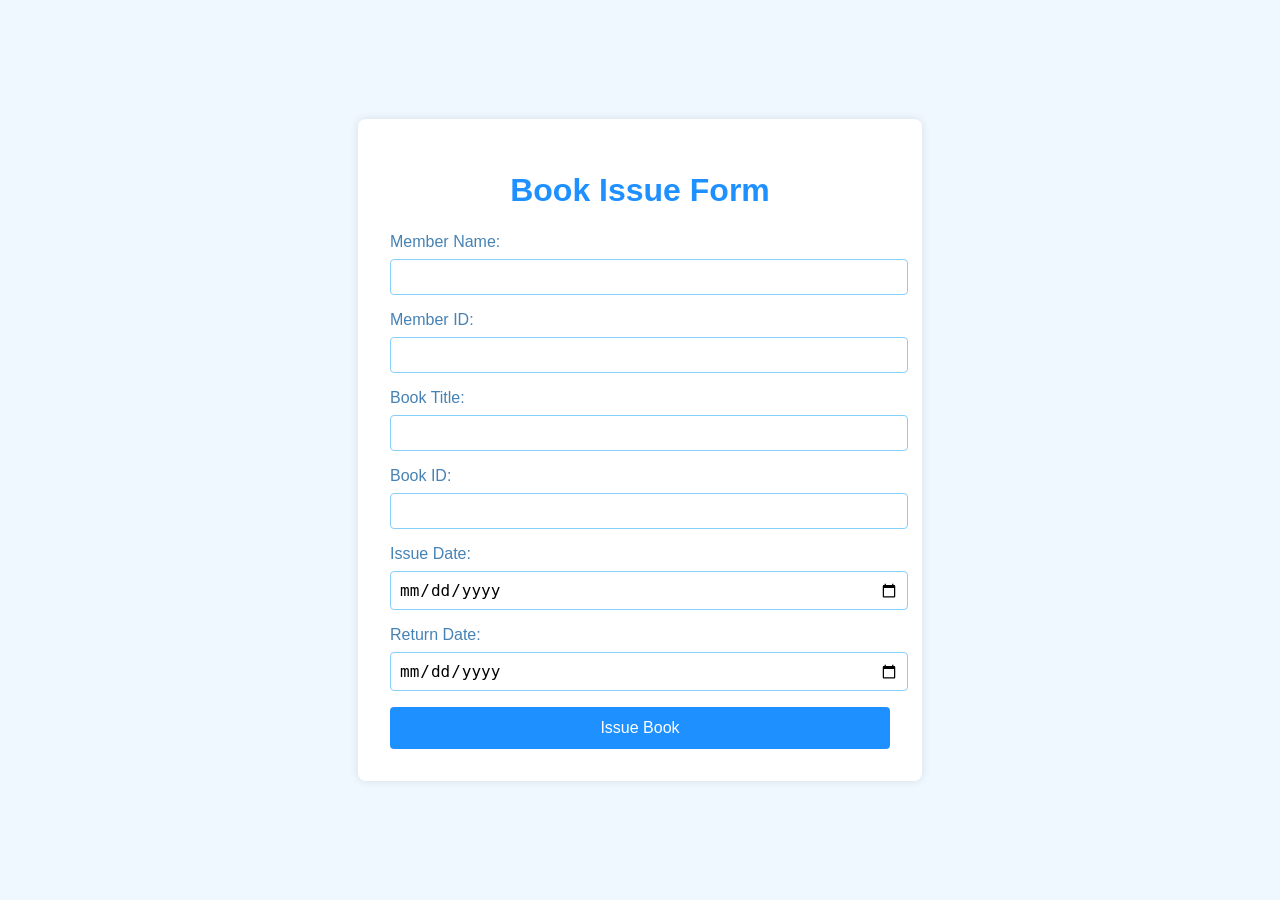
<file: admin/issue-book/index.html>
<!DOCTYPE html>
<html lang="en">
<head>
    <meta charset="UTF-8">
    <meta name="viewport" content="width=device-width, initial-scale=1.0">
    <title>Library Book Issue Form</title>
    <link rel="stylesheet" href="style.css">
</head>
<body>
    <div class="container">
        <h1>Book Issue Form</h1>
        <form id="bookIssueForm">
            <div class="form-group">
                <label for="memberName">Member Name:</label>
                <input type="text" id="memberName" name="memberName" required>
            </div>
            <div class="form-group">
                <label for="memberId">Member ID:</label>
                <input type="text" id="memberId" name="memberId" required>
            </div>
            <div class="form-group">
                <label for="bookTitle">Book Title:</label>
                <input type="text" id="bookTitle" name="bookTitle" required>
            </div>
            <div class="form-group">
                <label for="bookId">Book ID:</label>
                <input type="text" id="bookId" name="bookId" required>
            </div>
            <div class="form-group">
                <label for="issueDate">Issue Date:</label>
                <input type="date" id="issueDate" name="issueDate" required>
            </div>
            <div class="form-group">
                <label for="returnDate">Return Date:</label>
                <input type="date" id="returnDate" name="returnDate" required>
            </div>
            <button type="submit" id="issueButton">Issue Book</button>
        </form>
        
    <script src="script.js"></script>
</body>
</html>
</file>
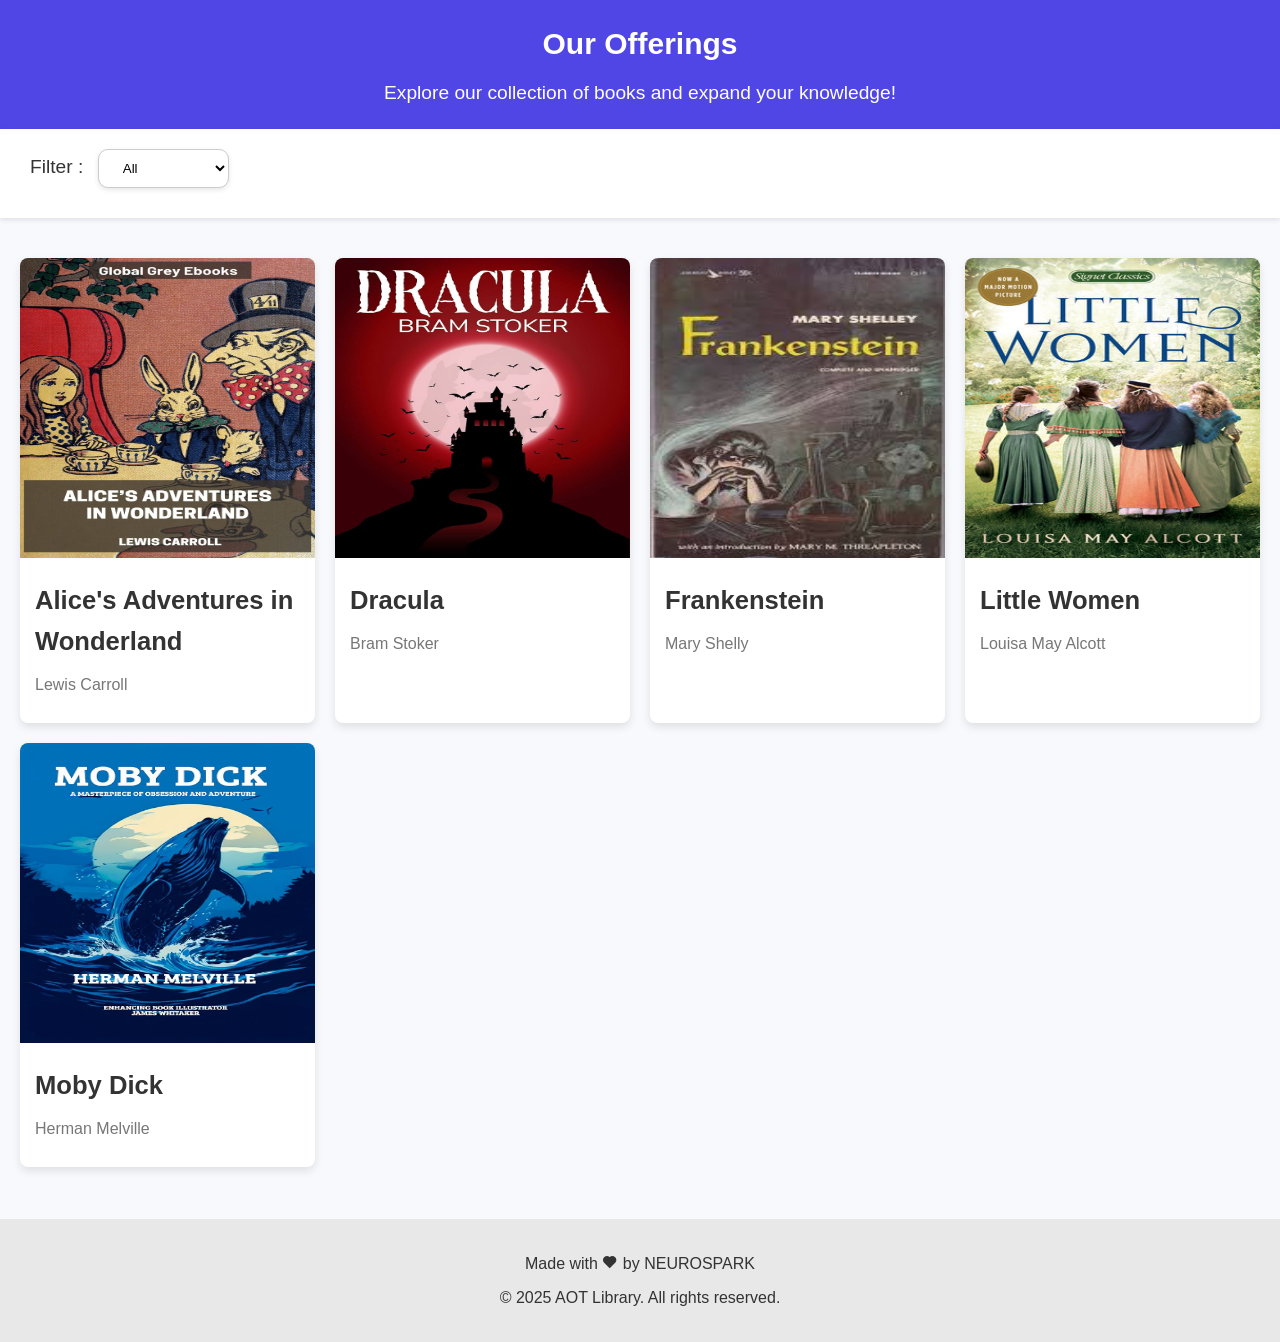
<file: catalouge/catalouge.html>
<!DOCTYPE html>
<html lang="en">
<head>
    <meta charset="UTF-8">
    <meta name="viewport" content="width=device-width, initial-scale=1.0">
    <title>Catalouge Page</title>
    <link href='https://unpkg.com/boxicons@2.1.4/css/boxicons.min.css' rel='stylesheet'>
    <link rel="stylesheet" href="style.css">
</head>
<body>

    <header>
        <div class="container">
            <h2>Our Offerings</h2>
            <p>Explore our collection of books and expand your knowledge!</p>
        </div>
    </header>

    <!-- Filter Section -->
    <section class="filter">
        <div class="container" id="filtter">
            <label for="genre">Filter :</label>
            <select class="hello" id="genre" onchange="filterBooks()">
                <option value="all">All</option>
                <option value="fiction">Fiction</option>
                <option value="non-fiction">Non-Fiction</option>
                <option value="mystery">Mystery</option>
                <option value="fantasy">Fantasy</option>
            </select>
        </div>
    </section>

    <!-- Book List Section -->
    <section class="book-list" id="book-list">
            <div class="book-card">
                <img src="/assets/Books/Alice's_Adventures_in_Wonderland.jpg" alt="Alice's Adventures in Wonderland">
                <div class="content">
                    <h3>Alice's Adventures in Wonderland</h3>
                    <p>Lewis Carroll</p>
                     <span class="genre">non-fiction</span> 
                </div>
            </div>
    
            <div class="book-card">
                <img src="/assets/Books/Dracula.jpg" alt="Dracula">
                <div class="content">
                    <h3>Dracula</h3>
                    <p>Bram Stoker</p>
                    <span class="genre">non-fiction</span>
                </div>
            </div>
    
            <div class="book-card">
                <img src="/assets/Books/Frankenstein.jpg" alt="Frankenstein">
                <div class="content">
                    <h3>Frankenstein</h3>
                    <p>Mary Shelly</p>
                    <span class="genre">mystery</span>
                </div>
            </div>
    
            <div class="book-card">
                <img src="/assets/Books/Little_Women.jpg" alt="Little Women">
                <div class="content">
                    <h3>Little Women</h3>
                    <p>Louisa May Alcott</p>
                    <span class="genre">fantasy</span>
                </div>
            </div>
    
            <div class="book-card">
                <img src="/assets/Books/Moby_Dick.jpg" alt="Moby Dick">
                <div class="content">
                    <h3>Moby Dick</h3>
                    <p>Herman Melville</p>
                    <span class="genre">fiction</span>
                </div>
            </div>
        <!-- Books will be dynamically displayed here -->
    </section>
    <footer class="footer">
        <p class="footer-text">Made with <i class='bx bxs-heart'></i> by NEUROSPARK</p>
        <p class="footer-text">© 2025 AOT Library. All rights reserved.</p>
    </footer>
    <script src="script.js"></script>
</body>
</html>
</file>
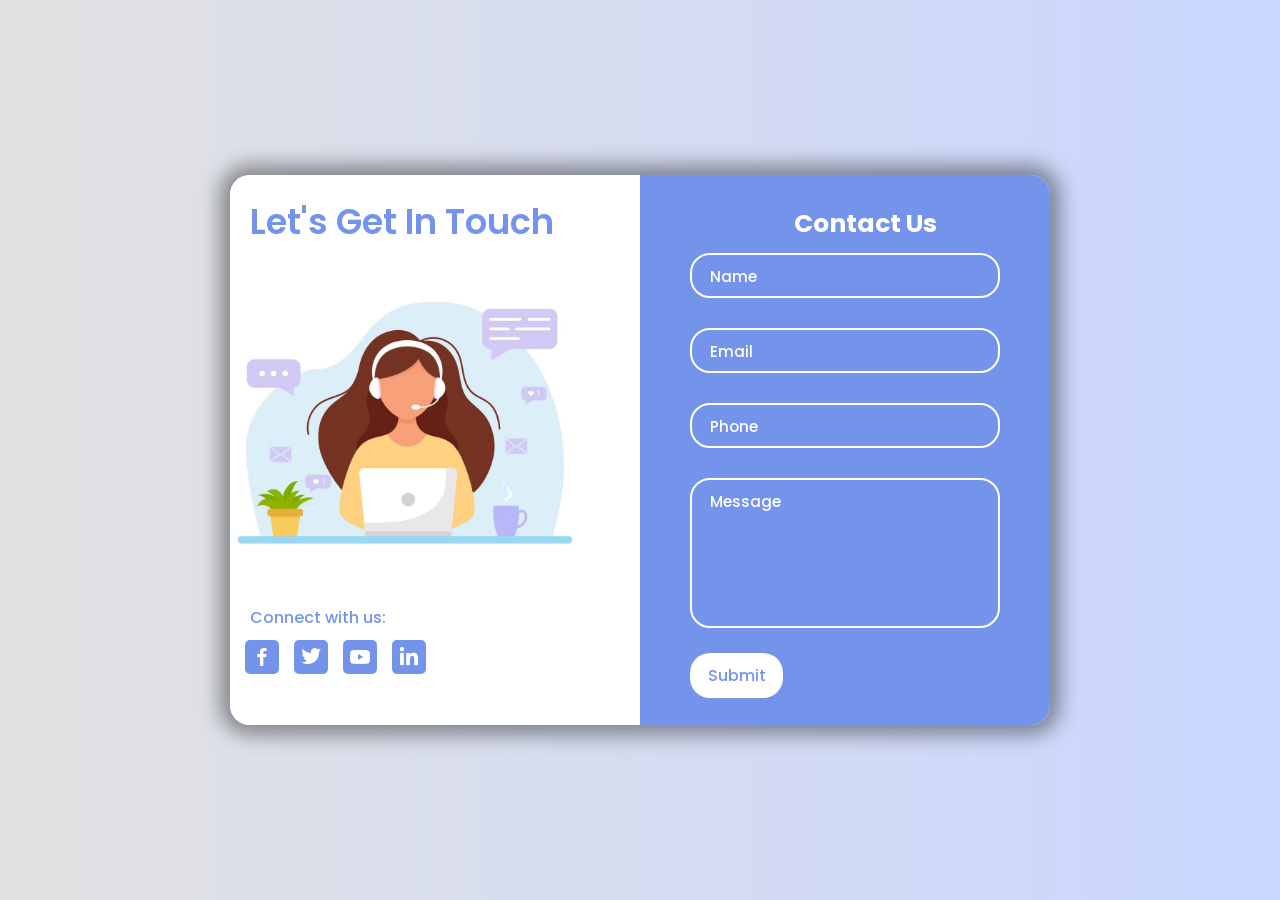
<file: contact/contact.html>
<!DOCTYPE html>
<html lang="en">
<head>
    <meta charset="UTF-8">
    <meta name="viewport" content="width=device-width, initial-scale=1.0">
    <link rel="stylesheet" type="text/css" href="styles.css">
    <link href='https://unpkg.com/boxicons@2.1.4/css/boxicons.min.css' rel='stylesheet'>
    <title>Contact Form</title>
</head>
<body class="content">
<div class="container">
    <div class="item">
        <div class="contact">
            <div class="first-text">Let's get in touch</div>
            <img src="/assets/contact-image.jpg" class="image">
            <div class="social-links">
                <span class="secnd-text">Connect with us:</span>
                <ul class="social-media">
                    <li><a href="#"><i class='bx bxl-facebook'></i></a></li>
                    <li><a href="#"><i class='bx bxl-twitter'></i></a></li>
                    <li><a href="#"><i class='bx bxl-youtube'></i></a></li>
                    <li><a href="#"></a><i class='bx bxl-linkedin'></i></li>
                </ul>
            </div>
        </div>
        <div class="submit-form">
            <h4 class="third-text">Contact Us</h4>
            <form action="https://api.web3forms.com/submit" method="POST">
                <input type="hidden" name="access_key" value="6dd6ebdf-9c6a-4a3d-9f5b-393a3e86785a">

                <div class="input-box">
                    <input name="Name" type="text" autocomplete="off" class="input" required>
                    <label for="">Name</label>
                </div>
                <div class="input-box">
                    <input name="Email" type="email" autocomplete="off" class="input" required>
                    <label for="">Email</label>
                </div>
                <div class="input-box">
                    <input name="Phone Number" type="number" autocomplete="off" maxlength="10" class="input" required>
                    <label for="">Phone</label>
                </div>
                <div class="input-box">
                    <textarea name="Message" class="input" autocomplete="off" required id="message"></textarea>
                    <label for="">Message</label>
                </div>
                <input type="hidden" name="redirect" value="https://l7qnljxh-5501.inc1.devtunnels.ms/contact/Thank-You/thank.html">
                
                <input type="submit" class="btn" value="Submit">      
            </form>
        </div>
    </div>
</div> 
</body>
</html>
</file>
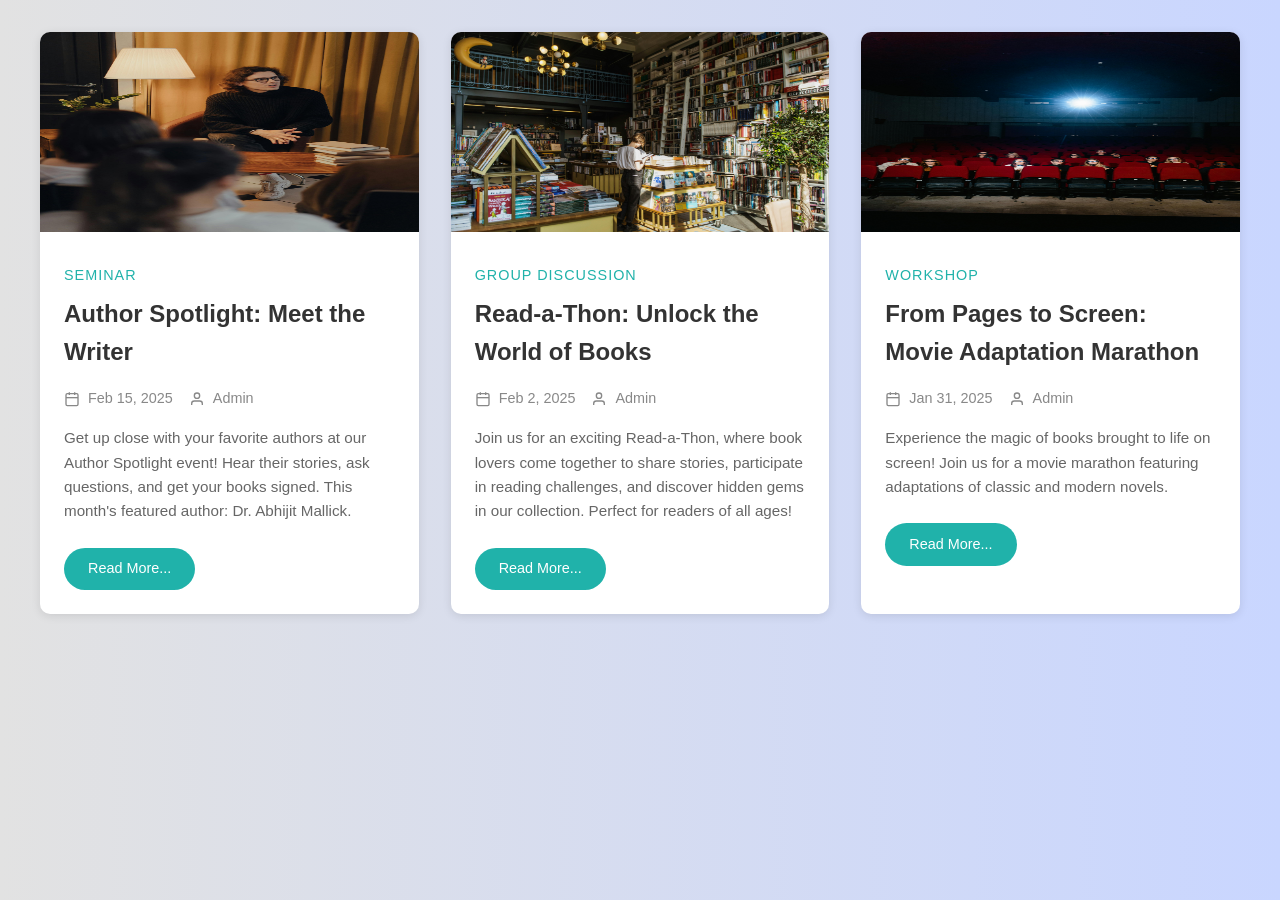
<file: event/event.html>
<!DOCTYPE html>
<html lang="en">
<head>
    <meta charset="UTF-8">
    <meta name="viewport" content="width=device-width, initial-scale=1.0">
    <link rel="stylesheet" type="text/css" href="style.css">
    <title>Event Page</title>
</head>


<body>
    <div class="container" id="container">
        <!-- Card 1 -->
        <article class="card">
            <div class="card-image-container">
                <img src="/assets/events/author-talk.jpg" alt="Author" class="card-image">
                <div class="date-badge">
                    <span>15</span>
                    Feb
                </div>
            </div>
            <div class="card-content">
                <div class="category">SEMINAR</div>
                <h2 class="card-title">Author Spotlight: Meet the Writer</h2>
                <div class="meta">
                    <div class="meta-item">
                        <svg width="16" height="16" viewBox="0 0 24 24" fill="none" stroke="#888" stroke-width="2">
                            <rect x="3" y="4" width="18" height="18" rx="2" ry="2"></rect>
                            <line x1="16" y1="2" x2="16" y2="6"></line>
                            <line x1="8" y1="2" x2="8" y2="6"></line>
                            <line x1="3" y1="10" x2="21" y2="10"></line>
                        </svg>
                        Feb 15, 2025
                    </div>
                    <div class="meta-item">
                        <svg width="16" height="16" viewBox="0 0 24 24" fill="none" stroke="#888" stroke-width="2">
                            <path d="M20 21v-2a4 4 0 0 0-4-4H8a4 4 0 0 0-4 4v2"></path>
                            <circle cx="12" cy="7" r="4"></circle>
                        </svg>
                        Admin
                    </div>
                </div>
                <p class="card-text">Get up close with your favorite authors at our Author Spotlight event! Hear their stories, ask questions, and get your books signed. This month's featured author: Dr. Abhijit Mallick.
                </p>
                <a href="#" class="read-more">Read More...</a>
            </div>
        </article>

        <!-- Card 2 -->
        <article class="card">
            <div class="card-image-container">
                <img src="/assets/events/Read-a-thon.jpg" alt="Read-a-thon" class="card-image">
                <div class="date-badge">
                    <span>2</span>
                    Feb
                </div>
            </div>
            <div class="card-content">
                <div class="category">GROUP DISCUSSION</div>
                <h2 class="card-title">Read-a-Thon: Unlock the World of Books</h2>
                <div class="meta">
                    <div class="meta-item">
                        <svg width="16" height="16" viewBox="0 0 24 24" fill="none" stroke="#888" stroke-width="2">
                            <rect x="3" y="4" width="18" height="18" rx="2" ry="2"></rect>
                            <line x1="16" y1="2" x2="16" y2="6"></line>
                            <line x1="8" y1="2" x2="8" y2="6"></line>
                            <line x1="3" y1="10" x2="21" y2="10"></line>
                        </svg>
                        Feb 2, 2025
                    </div>
                    <div class="meta-item">
                        <svg width="16" height="16" viewBox="0 0 24 24" fill="none" stroke="#888" stroke-width="2">
                            <path d="M20 21v-2a4 4 0 0 0-4-4H8a4 4 0 0 0-4 4v2"></path>
                            <circle cx="12" cy="7" r="4"></circle>
                        </svg>
                        Admin
                    </div>
                </div>
                <p class="card-text">Join us for an exciting Read-a-Thon, where book lovers come together to share stories, participate in reading challenges, and discover hidden gems in our collection. Perfect for readers of all ages!</p>
                <a href="#" class="read-more">Read More...</a>
            </div>
        </article>

        <!-- Card 3 -->
        <article class="card">
            <div class="card-image-container">
                <img src="/assets/events/cinema.jpg" alt="Cinema" class="card-image">
                <div class="date-badge">
                    <span>31</span>
                    Jan
                </div>
            </div>
            <div class="card-content">
                <div class="category">WORKSHOP</div>
                <h2 class="card-title">From Pages to Screen: Movie Adaptation Marathon</h2>
                <div class="meta">
                    <div class="meta-item">
                        <svg width="16" height="16" viewBox="0 0 24 24" fill="none" stroke="#888" stroke-width="2">
                            <rect x="3" y="4" width="18" height="18" rx="2" ry="2"></rect>
                            <line x1="16" y1="2" x2="16" y2="6"></line>
                            <line x1="8" y1="2" x2="8" y2="6"></line>
                            <line x1="3" y1="10" x2="21" y2="10"></line>
                        </svg>
                        Jan 31, 2025
                    </div>
                    <div class="meta-item">
                        <svg width="16" height="16" viewBox="0 0 24 24" fill="none" stroke="#888" stroke-width="2">
                            <path d="M20 21v-2a4 4 0 0 0-4-4H8a4 4 0 0 0-4 4v2"></path>
                            <circle cx="12" cy="7" r="4"></circle>
                        </svg>
                        Admin
                    </div>
                </div>
                <p class="card-text">Experience the magic of books brought to life on screen! Join us for a movie marathon featuring adaptations of classic and modern novels.</p>
                <a href="#" class="read-more">Read More...</a>
            </div>
        </article>
    </div>
    <script src="./script.js"></script> 
</body>
</html>
</file>
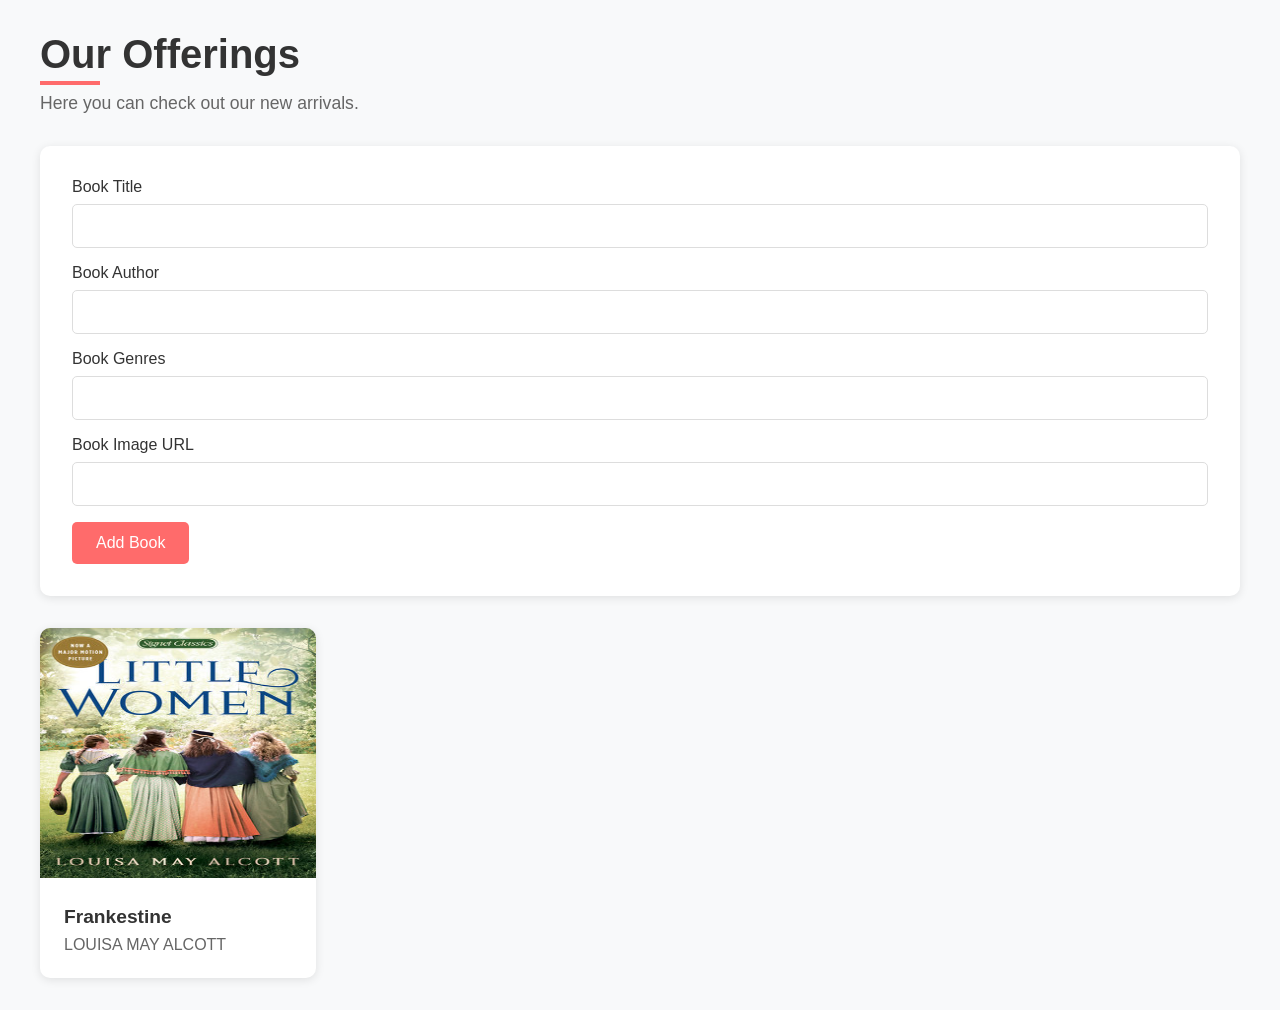
<file: admin/catalouge-admin/catalouge.html>
<!DOCTYPE html>
<html lang="en">
<head>
    <meta charset="UTF-8">
    <meta name="viewport" content="width=device-width, initial-scale=1.0">
    <link rel="stylesheet" href="style.css">
    <title>Admin Catalouge Page</title>
</head>
<body>
    <div class="container">
        <div class="header">
            <h1>Our Offerings</h1>
            <p>Here you can check out our new arrivals.</p>
        </div>

        <form class="add-product-form" id="addProductForm">
            <div class="form-group">
                <label for="productTitle">Book Title</label>
                <input type="text" id="productTitle" required>
            </div>
             <div class="form-group">
                <label for="productAuthor">Book Author</label>
                <input type="text" id="productAuthor" required>
            </div> 
            <div class="form-group">
                <label for="productGenres">Book Genres</label>
                <input type="text" id="productGenres" required>
            </div> 
            <div class="form-group">
                <label for="productImage"> Book Image URL</label>
                <input type="text" id="productImage" required>
            </div>
            <button type="submit" class="submit-btn">Add Book</button>
        </form>

        <div class="products-grid" id="productsGrid">
            <!-- Initial products -->
            <div class="product-card">
                <img src="/assets/Books/Little_Women.jpg" alt="Sport Boots" class="product-image">
                <div class="product-info">
                    <h3 class="product-title">Frankestine</h3>
                    <p class="product-author">LOUISA MAY ALCOTT</p>
                </div>
            </div>
            <!-- More products will be added dynamically -->
        </div>
    </div>
    <script src="script.js"></script>
       
</body>
</html>
</file>
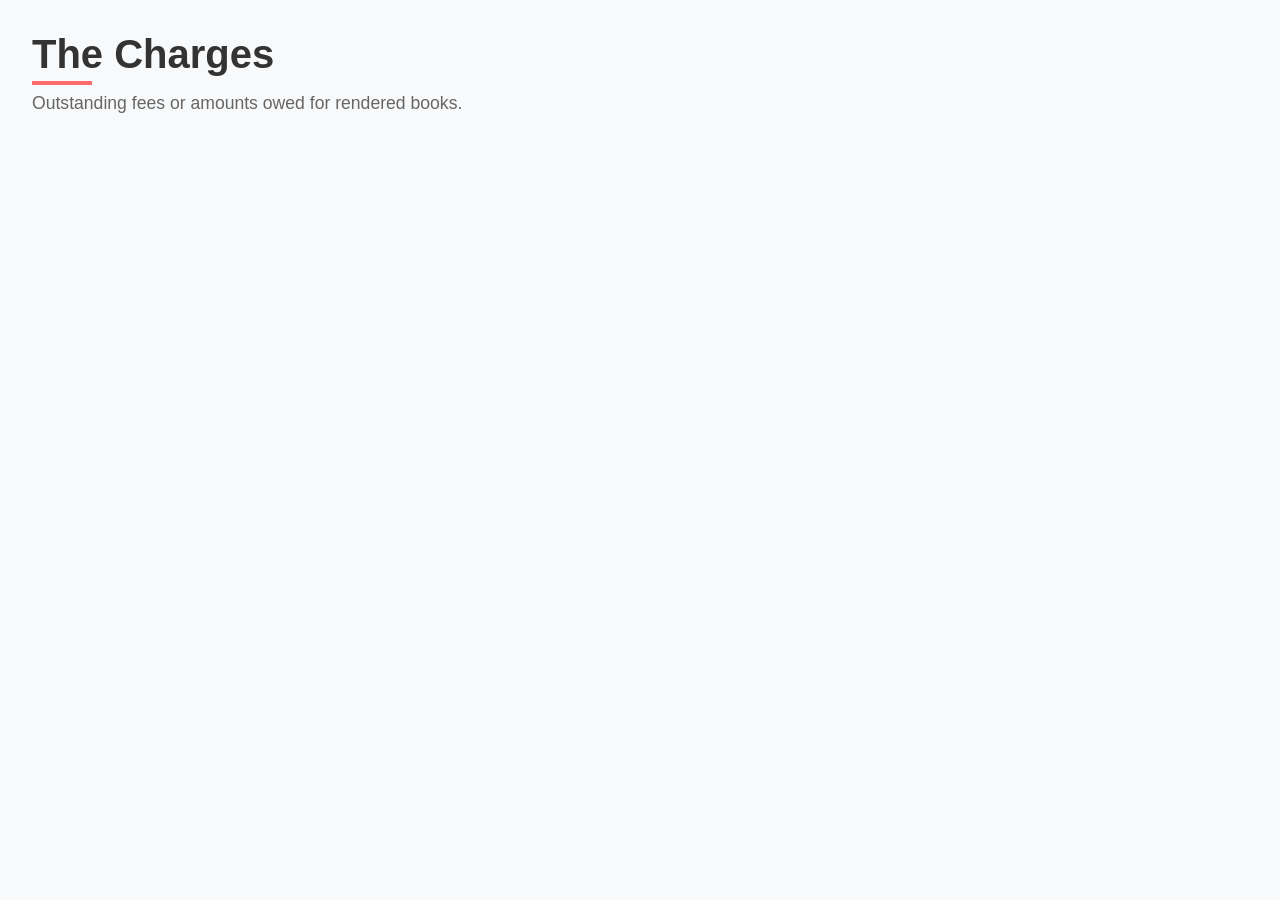
<file: admin/charges-admin/charges.html>
<!DOCTYPE html>
<html lang="en">
<head>
    <meta charset="UTF-8">
    <meta name="viewport" content="width=device-width, initial-scale=1.0">
    <link rel="stylesheet" type="text/css" href="style.css">
    <title>Charges</title>
</head>
<body>
    <div class="header">
        <h1>The Charges </h1>
        <p>Outstanding fees or amounts owed for  rendered books.</p>
    </div>
</body>
</html>
</file>
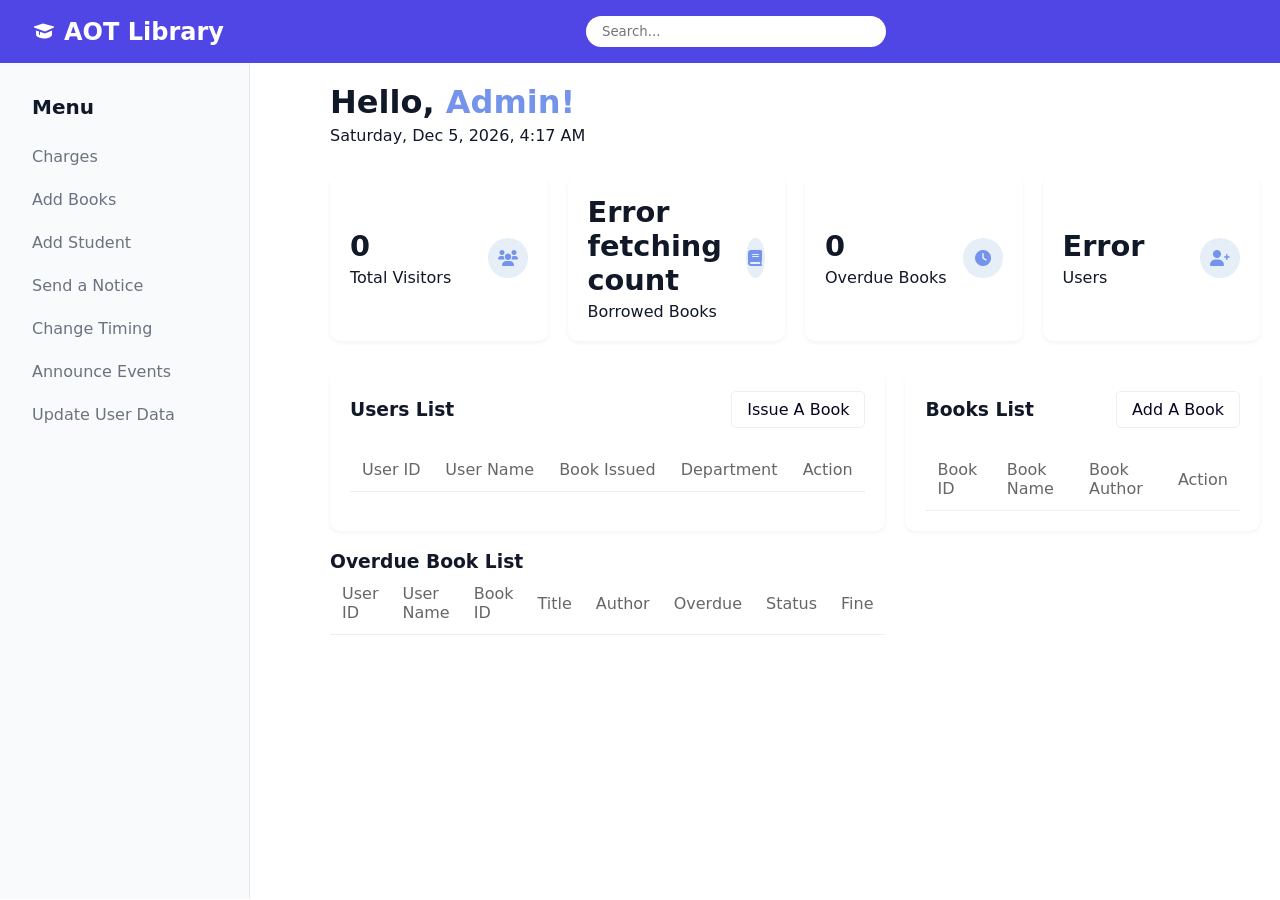
<file: admin/dashboard-admin/dashboard.html>
<!DOCTYPE html>
<html lang="en">
<head>
    <meta charset="UTF-8">
    <meta name="viewport" content="width=device-width, initial-scale=1.0">
    <link rel="stylesheet" type="text/css" href="styles.css">
    <link href='https://unpkg.com/boxicons@2.1.4/css/boxicons.min.css' rel='stylesheet'>
    <link href="https://cdnjs.cloudflare.com/ajax/libs/font-awesome/6.0.0/css/all.min.css" rel="stylesheet">
    <title> Admin Dashboard Page</title>
</head>
<body>
    <header class="header">
        <a href="#" class="logo">
            <!-- <svg viewBox="0 0 24 24" fill="none" stroke="currentColor">
                <path d="M4 19.5v-15A2.5 2.5 0 016.5 2H20v20H6.5a2.5 2.5 0 010-5H20" stroke-width="2"/>
            </svg> -->
            <i class='bx bxs-graduation'></i>
            AOT Library
        </a>
        <input type="search" class="search-bar" placeholder="Search...">
        <nav class="nav-links">
            <div class="hover-container">
            </div>
        </nav>
    </header>

    <div class="container">
        <aside class="sidebar">
            <h2 class="menu-title">Menu</h2>
            <ul class="menu-list">
                <li class="menu-item"><a class="menu-item" href="/admin/charges-admin/charges.html">Charges</li>
                <li class="menu-item"><a class="menu-item" href="/admin/catalouge-admin/catalouge.html">Add Books</a></li>
                <li class="menu-item"><a class="menu-item" href="/login/login.html">Add Student</a></li>
                <script>
                    window.onload = function() {
                        document.getElementById('autoClickButton').click();
                    };
                </script>
                <li class="menu-item"><a class="menu-item" href="/admin/notice-admin/notice.html">Send a Notice</a></li>
                <li class="menu-item"><a class="menu-item" href="/admin/timing-admin/timing.html">Change Timing</a></li>
                <li class="menu-item"><a class="menu-item" href="/admin/event-admin/event.html">Announce Events</a></li>
                <li class="menu-item"><a class="menu-item" href="/admin/updateuser-admin/update.html">Update User Data</a></li>
            </ul>
        </aside>
        <main class="main-content">
          <!-- Welcome Section -->
            <section class="welcome">
                <div class="welcome-text">
                    <h1>Hello, <span class="highlight">Admin!</span></h1>
                    <p id="current-date">Jan 12, 2025 | Thursday, 11:00 AM</p>
                </div>
            </section>

            <!-- Stats Grid -->
            <div class="stats-grid">
                <div class="stat-card">
                    <div class="stat-info">
                        <h3 class="visitor-count">1223</h3>
                        <p>Total Visitors</p>
                    </div>
                    <div class="stat-icon pink">
                        <i class="fas fa-users"></i>
                    </div>
                </div>
                <div class="stat-card">
                    <div class="stat-info">
                        <h3 id="borrowedBook">740</h3>
                        <p>Borrowed Books</p>
                    </div>
                    <div class="stat-icon pink">
                        <i class="fas fa-book"></i>
                    </div>
                </div>
                <div class="stat-card">
                    <div class="stat-info">
                        <h3>0</h3>
                        <p>Overdue Books</p>
                    </div>
                    <div class="stat-icon pink">
                        <i class="fas fa-clock"></i>
                    </div>
                </div>
                <div class="stat-card">
                    <div class="stat-info">
                        <h3 id="user-count">4</h3>
                        <p>Users</p>
                    </div>
                    <div class="stat-icon pink">
                        <i class="fas fa-user-plus"></i>
                    </div>
                </div>
            </div>

            <!-- Lists Section -->
            <div class="lists-container">
                <!-- Users List -->
                <div class="list-card">
                    <div class="list-header">
                        <h3>Users List</h3>
                        <a href="/admin/issue-book/index.html"><button class="add-new">Issue A Book</a></button>
                    </div>
                    <div class="table-container">
                        <table class="data-table">
                            <thead>
                                <tr>
                                    <th>User ID</th>
                                    <th>User Name</th>
                                    <th>Book Issued</th>
                                    <th>Department</th>
                                    <th>Action</th>
                                </tr>
                            </thead>
                            <tbody id="users-table-body">
                                <!-- Populated by JavaScript -->
                            </tbody>
                        </table>
                    </div>
                </div>
                <!-- Books List -->
                <div class="list-card">
                    <div class="list-header">
                        <h3>Books List</h3>
                        <a href="/admin/catalouge-admin/catalouge.html"><button class="add-new">Add A Book</a></button>
                    </div>
                    <div class="table-container">
                        <table class="data-table">
                            <thead>
                                <tr>
                                    <th>Book ID</th>
                                    <th>Book Name</th>
                                    <th>Book Author</th>
                                    <th >Action</th>
                                </tr>
                            </thead>
                            <tbody id="book-table-body">
                                <!-- Populated by JavaScript -->
                            </tbody>
                        </table>
                    </div>
                </div>
           
            <!-- Overdue Books -->
            <section class="overdue-books">
                <h3>Overdue Book List</h3>
                <div class="table-container">
                    <table class="data-table">
                        <thead>
                            <tr>
                                <th>User ID</th>
                                <th>User Name</th>
                                <th>Book ID</th>
                                <th>Title</th>
                                <th>Author</th>
                                <th>Overdue</th>
                                <th>Status</th>
                                <th>Fine</th>
                            </tr>
                        </thead>
                        <tbody id="overdue-table-body">
                            <!-- Populated by JavaScript -->
                        </tbody>
                    </table>
                </div>
            </section>
        </main>
    <!-- <footer class="footer">
        <p class="footer-text">Made with <i class='bx bxs-heart'></i> by NEUROSPARK</p>
        <p class="footer-text">© 2025 AOT Library. All rights reserved.</p>
    </footer> -->
</div>
    <script src="script.js"></script>
 </body>
</html>
</file>
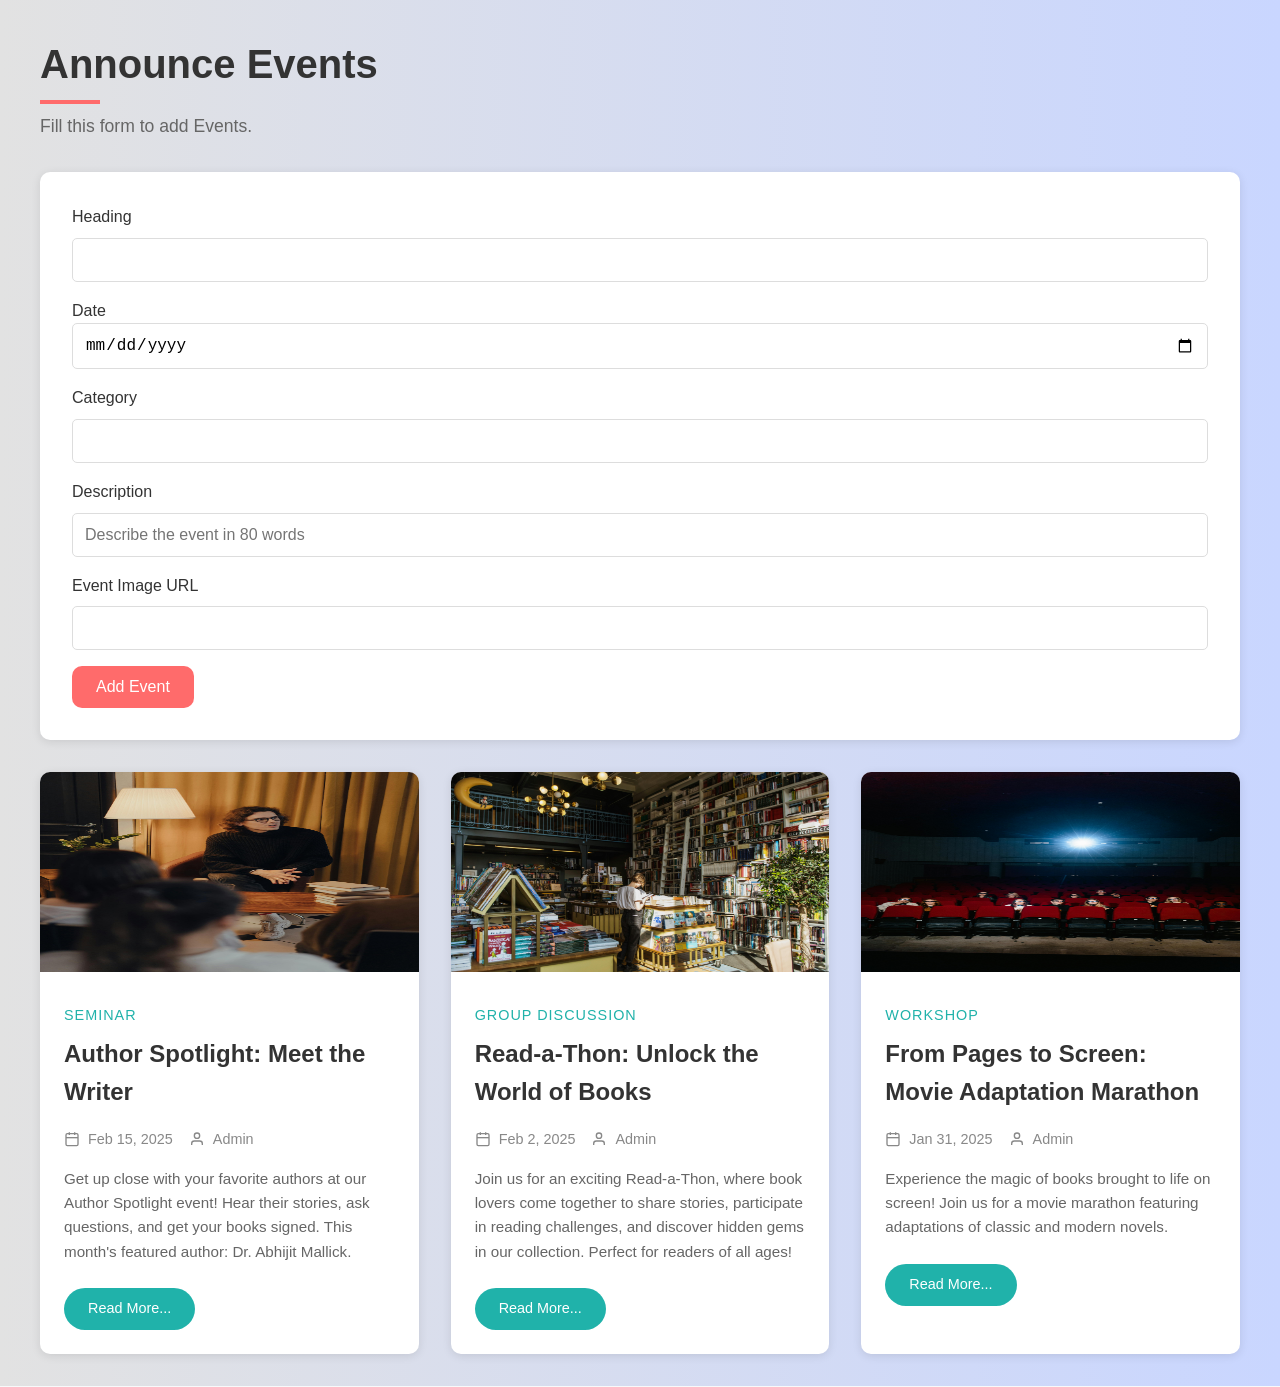
<file: admin/event-admin/event.html>
<!DOCTYPE html>
<html lang="en">
<head>
    <meta charset="UTF-8">
    <meta name="viewport" content="width=device-width, initial-scale=1.0">
    <link rel="stylesheet" type="text/css" href="style.css">
    <title>Event Page</title>
</head>


<body>
    <div class="container">

        <div class="header">
            <h1>Announce Events</h1>
            <p>Fill this form to add Events.</p>
        </div>

        <form class="add-product-form" id="addProductForm">
            <div class="form-group">
                <label for="bookHeading">Heading</label>
                <input type="text" id="bookHeading" required>
            </div>
             <div class="form-group">
                <label for="bookDate">Date<input type="date" id="bookDate" name="date" required> </label>
            </div> 
            <div class="form-group">
                <label for="bookCategory">Category</label>
                <input type="text" id="bookCategory" required>
            </div> 
            <div class="form-group">
                <label for="bookdescription">Description</label>
                <input type="text" id="bookdescription" placeholder="Describe the event in 80 words" required>
            </div> 
            <div class="form-group">
                <label for="bookImage"> Event Image URL</label>
                <input type="text" id="bookImage" required>
            </div>
            <button type="submit" class="submit-btn">Add Event</button>
        </form>
        <div class="products-grid" id="productsGrid">
           <!-- Card 1 -->
            <article class="card">
                <div class="card-image-container">
                    <img src="/assets/events/author-talk.jpg" alt="Author" class="card-image">
                    <div class="date-badge">
                        <span>15</span>
                        Feb
                    </div>
                </div>
                <div class="card-content">
                    <div class="category">SEMINAR</div>
                    <h2 class="card-title">Author Spotlight: Meet the Writer</h2>
                    <div class="meta">
                        <div class="meta-item">
                            <svg width="16" height="16" viewBox="0 0 24 24" fill="none" stroke="#888" stroke-width="2">
                                <rect x="3" y="4" width="18" height="18" rx="2" ry="2"></rect>
                                <line x1="16" y1="2" x2="16" y2="6"></line>
                                <line x1="8" y1="2" x2="8" y2="6"></line>
                                <line x1="3" y1="10" x2="21" y2="10"></line>
                            </svg>
                            Feb 15, 2025
                        </div>
                        <div class="meta-item">
                            <svg width="16" height="16" viewBox="0 0 24 24" fill="none" stroke="#888" stroke-width="2">
                                <path d="M20 21v-2a4 4 0 0 0-4-4H8a4 4 0 0 0-4 4v2"></path>
                                <circle cx="12" cy="7" r="4"></circle>
                            </svg>
                            Admin
                        </div>
                    </div>
                    <p class="card-text" minlength="35">Get up close with your favorite authors at our Author Spotlight event! Hear their stories, ask questions, and get your books signed. This month's featured author: Dr. Abhijit Mallick.
                    </p>
                    <a href="#" class="read-more read-more-btn">Read More...</a>
                </div>
            </article>
               <!-- Card 2 -->
        <article class="card">
            <div class="card-image-container">
                <img src="/assets/events/Read-a-thon.jpg" alt="Read-a-thon" class="card-image">
                <div class="date-badge">
                    <span>2</span>
                    Feb
                </div>
            </div>
            <div class="card-content">
                <div class="category">GROUP DISCUSSION</div>
                <h2 class="card-title">Read-a-Thon: Unlock the World of Books</h2>
                <div class="meta">
                    <div class="meta-item">
                        <svg width="16" height="16" viewBox="0 0 24 24" fill="none" stroke="#888" stroke-width="2">
                            <rect x="3" y="4" width="18" height="18" rx="2" ry="2"></rect>
                            <line x1="16" y1="2" x2="16" y2="6"></line>
                            <line x1="8" y1="2" x2="8" y2="6"></line>
                            <line x1="3" y1="10" x2="21" y2="10"></line>
                        </svg>
                        Feb 2, 2025
                    </div>
                    <div class="meta-item">
                        <svg width="16" height="16" viewBox="0 0 24 24" fill="none" stroke="#888" stroke-width="2">
                            <path d="M20 21v-2a4 4 0 0 0-4-4H8a4 4 0 0 0-4 4v2"></path>
                            <circle cx="12" cy="7" r="4"></circle>
                        </svg>
                        Admin
                    </div>
                </div>
                <p class="card-text">Join us for an exciting Read-a-Thon, where book lovers come together to share stories, participate in reading challenges, and discover hidden gems in our collection. Perfect for readers of all ages!</p>
                <a href="#" class="read-more">Read More...</a>
            </div>
        </article>

        <!-- Card 3 -->
        <article class="card">
            <div class="card-image-container">
                <img src="/assets/events/cinema.jpg" alt="Cinema" class="card-image">
                <div class="date-badge">
                    <span>31</span>
                    Jan
                </div>
            </div>
            <div class="card-content">
                <div class="category">WORKSHOP</div>
                <h2 class="card-title">From Pages to Screen: Movie Adaptation Marathon</h2>
                <div class="meta">
                    <div class="meta-item">
                        <svg width="16" height="16" viewBox="0 0 24 24" fill="none" stroke="#888" stroke-width="2">
                            <rect x="3" y="4" width="18" height="18" rx="2" ry="2"></rect>
                            <line x1="16" y1="2" x2="16" y2="6"></line>
                            <line x1="8" y1="2" x2="8" y2="6"></line>
                            <line x1="3" y1="10" x2="21" y2="10"></line>
                        </svg>
                        Jan 31, 2025
                    </div>
                    <div class="meta-item">
                        <svg width="16" height="16" viewBox="0 0 24 24" fill="none" stroke="#888" stroke-width="2">
                            <path d="M20 21v-2a4 4 0 0 0-4-4H8a4 4 0 0 0-4 4v2"></path>
                            <circle cx="12" cy="7" r="4"></circle>
                        </svg>
                        Admin
                    </div>
                </div>
                <p class="card-text">Experience the magic of books brought to life on screen! Join us for a movie marathon featuring adaptations of classic and modern novels.</p>
                <a href="#" class="read-more">Read More...</a>
            </div>
        </article>
        </div>
    </div>
    <script src="script.js"></script>  
</body>
</html>
</file>
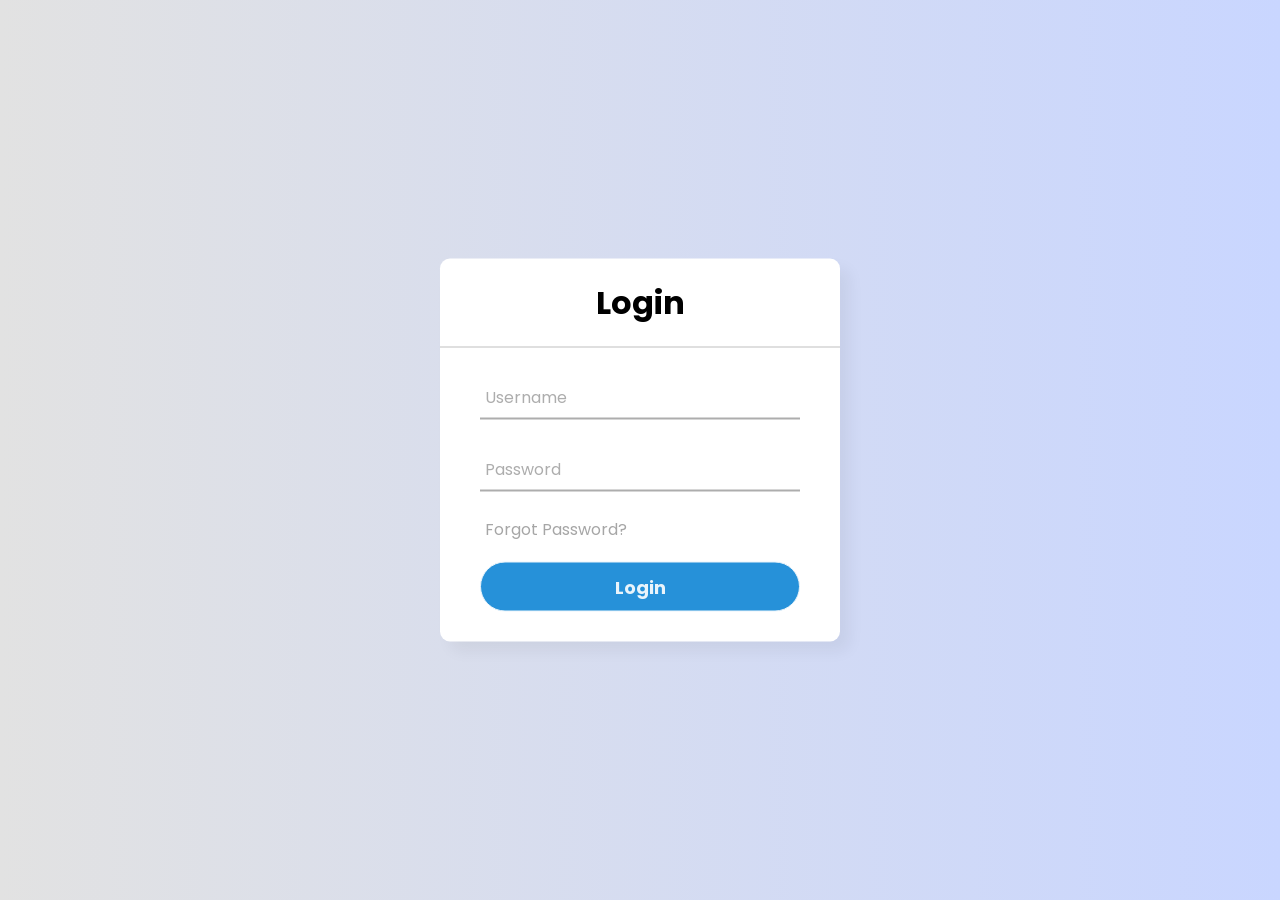
<file: admin/login-admin/login.html>
<!DOCTYPE html>
<html lang="en">
<head>
    <meta charset="UTF-8">
    <meta name="viewport" content="width=device-width, initial-scale=1.0">
    <link rel="stylesheet" href="style.css">
    <title>Admin Login Page</title>
</head>
<body>
    <div class="center" id="loginForm">
        <h1>Login</h1>
        <form method="post">
          <div class="txt_field">
            <input type="text" id="username" required>
            <span></span>
            <label>Username</label>
          </div>
          <div class="txt_field">
            <input type="password" id="password" required>
            <span></span>
            <label>Password</label>
          </div>
          <div class="pass">Forgot Password?</div>
          <input type="submit" value="Login">
        </form>
      </div>
      <script src="script.js"></script>
</body>
</html>
</file>
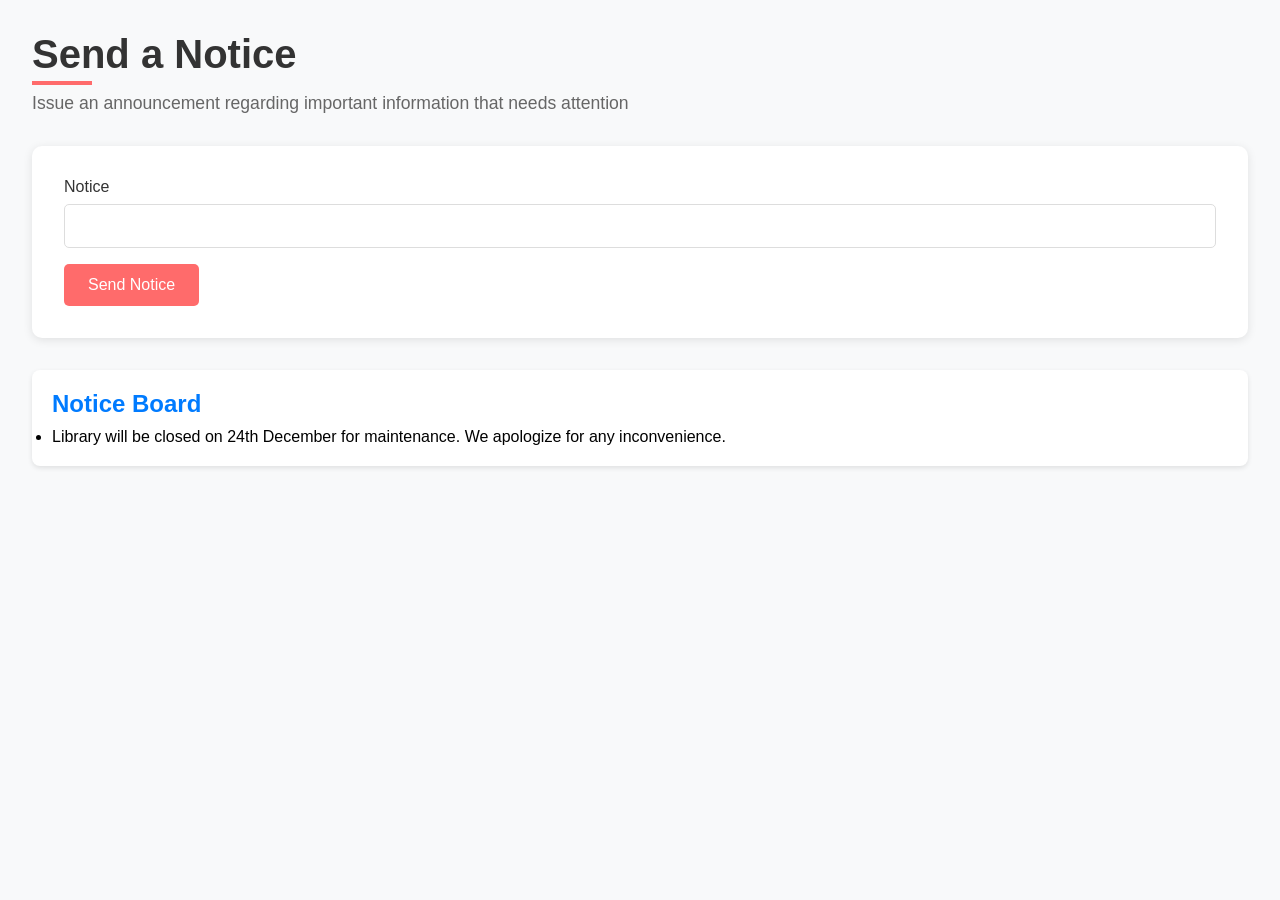
<file: admin/notice-admin/notice.html>
<!DOCTYPE html>
<html lang="en">
<head>
    <meta charset="UTF-8">
    <meta name="viewport" content="width=device-width, initial-scale=1.0">
    <link rel="stylesheet" type="text/css" href="style.css">
    <title>Notice</title>
</head>
<body>
    <div class="header">
        <h1>Send a Notice</h1>
        <p>Issue an announcement regarding important information that needs attention</p>
    </div>

    <form class="add-product-form" id="addProductForm">
        <div class="form-group">
            <label for="notice">Notice</label>
            <input type="text" id="notice" required>
        </div>
        <button type="submit" class="submit-btn">Send Notice</button>
    </form>

    <section class="notice-board" id="notice-section">
        <h2>Notice Board</h2>
        <ul id="notice-list">
            <li>
                <p>Library will be closed on 24th December for maintenance. We apologize for any inconvenience.</p>
            </li>
        </ul>
    </section>


    <script src="script.js"></script>
</body>
</html>
</file>
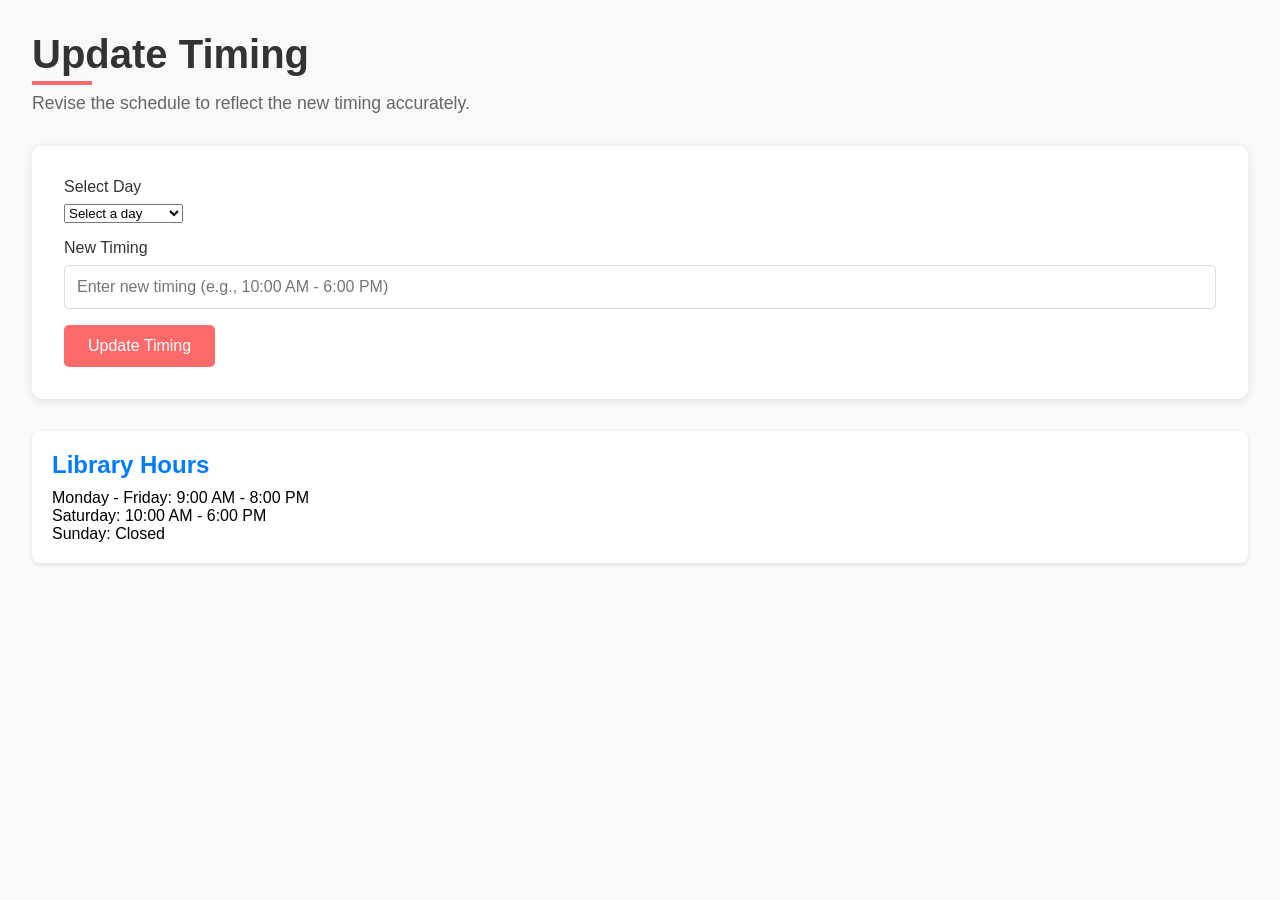
<file: admin/timing-admin/timing.html>
<!DOCTYPE html>
<html lang="en">
<head>
    <meta charset="UTF-8">
    <meta name="viewport" content="width=device-width, initial-scale=1.0">
    <link rel="stylesheet" type="text/css" href="style.css">
    <title>Timing Update</title>
</head>
<body>
    <div class="header">
        <h1>Update Timing</h1>
        <p>Revise the schedule to reflect the new timing accurately.</p>
    </div>

    <form class="add-product-form" id="addProductForm">
        <div class="form-group">
            <label for="day">Select Day</label>
            <select id="day" required>
                <option value="" disabled selected>Select a day</option>
                <option value="monday">Monday - Friday</option>
                <option value="saturday">Saturday</option>
                <option value="sunday">Sunday</option>
            </select>
        </div>
        <div class="form-group">
            <label for="time">New Timing</label>
            <input type="text" id="time" required placeholder="Enter new timing (e.g., 10:00 AM - 6:00 PM)">
        </div>
        <button type="submit" class="submit-btn">Update Timing</button>
    </form>

    <section class="timing">
        <h2>Library Hours</h2>
        <p id="monday-timing">Monday - Friday: 9:00 AM - 8:00 PM</p>
        <p id="saturday-timing">Saturday: 10:00 AM - 6:00 PM</p>
        <p id="sunday-timing">Sunday: Closed</p>
    </section>

    <script src="./script.js"></script>
</body>
</html>
</file>
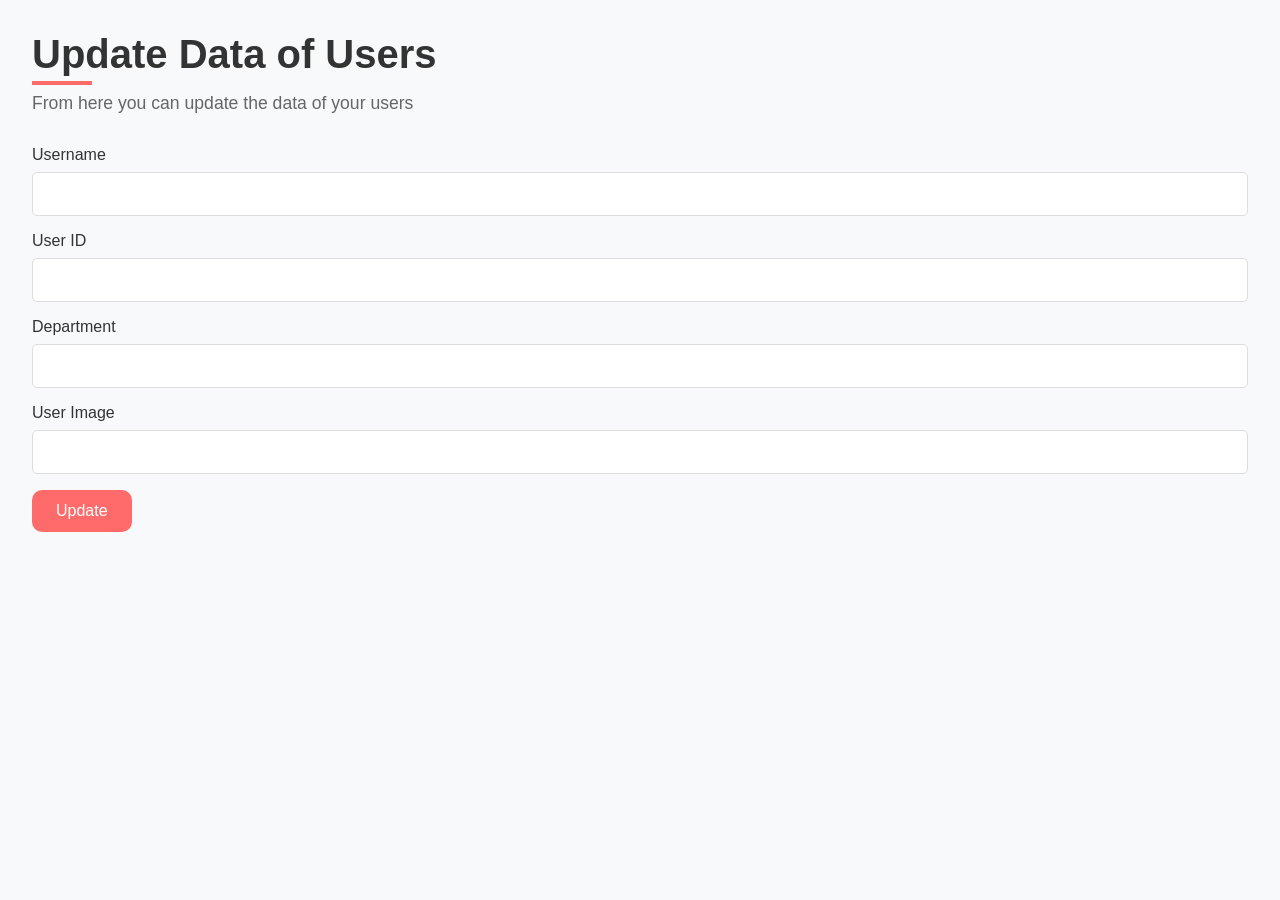
<file: admin/updateuser-admin/update.html>
<!DOCTYPE html>
<html lang="en">
<head>
    <meta charset="UTF-8">
    <meta name="viewport" content="width=device-width, initial-scale=1.0">
    <link rel="stylesheet" href="style.css">
    <title>DueBooks</title>
</head>
<body>
    <div class="header">
        <h1>Update Data of Users</h1>
        <p>From here you can update the data of your users</p>
    </div>
    <form class="update-user-form" id="updateuserform">
        <div class="form-group">
            <label for="Username">Username</label>
            <input type="text" id="Username">
        </div>
        <div class="form-group">
            <label for="userId">User ID</label>
            <input type="text" id="userId" required>
        </div> 
        <div class="form-group">
            <label for="Department">Department</label>
            <input type="text" id="Department">
        </div> 
        <div class="form-group">
            <label for="userImage">User Image</label>
            <input type="text" id="userImage">
        </div>
        <button type="submit" class="submit-btn">Update</button>
    </form>
    
    <script src="script.js"></script>
    
</body>
</html>
</file>
<file: admin/issue-book/style.css>
body {
    font-family: Arial, sans-serif;
    background-color: #f0f8ff;
    margin: 0;
    padding: 0;
    display: flex;
    justify-content: center;
    align-items: center;
    min-height: 100vh;
  }
  
  .container {
    background-color: #ffffff;
    border-radius: 8px;
    box-shadow: 0 0 10px rgba(0, 0, 0, 0.1);
    padding: 2rem;
    width: 100%;
    max-width: 500px;
  }
  
  h1 {
    color: #1e90ff;
    text-align: center;
    margin-bottom: 1.5rem;
  }
  
  .form-group {
    margin-bottom: 1rem;
  }
  
  label {
    display: block;
    margin-bottom: 0.5rem;
    color: #4682b4;
  }
  
  input {
    width: 100%;
    padding: 0.5rem;
    border: 1px solid #87cefa;
    border-radius: 4px;
    font-size: 1rem;
  }
  
  button {
    background-color: #1e90ff;
    color: #ffffff;
    border: none;
    border-radius: 4px;
    padding: 0.75rem 1rem;
    font-size: 1rem;
    cursor: pointer;
    width: 100%;
    transition: background-color 0.3s ease;
  }
  
  button:hover {
    background-color: #4169e1;
  }
  
  .message {
    margin-top: 1rem;
    padding: 0.75rem;
    border-radius: 4px;
    text-align: center;
  }
  
  .message.success {
    background-color: #e6f3ff;
    color: #1e90ff;
  }
  
  .message.error {
    background-color: #ffe6e6;
    color: #ff4500;
  }
</file>
<file: catalouge/style.css>
* {
    margin: 0;
    padding: 0;
    box-sizing: border-box;
}
body {
    font-family: 'Arial', sans-serif;
    background-color: #f7f9fc;
    color: #333;
    line-height: 1.6;
}

header {
    /* background-color: #007BFF; */
    background-color: #4F46E5;
    color: white;
    text-align: center;
    /* padding: 40px 0; */
    box-shadow: 0 4px 8px rgba(0, 0, 0, 0.1);
    padding-top: 20px;
    padding-bottom: 20px;
}

header h2 {
    font-size: 30px;
    margin-bottom: 10px;
}

header p {
    font-size: 1.2rem;
}
.filter {
    background-color: #ffffff;
    padding: 20px;
    box-shadow: 0 2px 5px rgba(0, 0, 0, 0.1);
    margin-bottom: 20px;
    
}

.filter label {
    font-size: 1.2rem;
    margin-right: 10px;
    margin-left: 10px;
}
.book-list {
    display: grid;
    grid-template-columns: repeat(auto-fill, minmax(250px, 1fr));
    gap: 20px;
    padding: 20px;
}

.book-card {
    background-color: white;
    border-radius: 8px;
    box-shadow: 0 4px 8px rgba(0, 0, 0, 0.1);
    transition: transform 0.3s ease;
    overflow: hidden;
}

.book-card:hover {
    transform: translateY(-10px);
}

.book-card img {
    width: 100%;
    height: 300px;
    object-fit: fill;
}

.book-card .content {
    padding: 15px;
}

.book-card .content h3 {
    font-size: 1.6rem;
    color: #333;
    margin-bottom: 10px;
}

.book-card .content p {
    font-size: 1rem;
    color: #777;
    margin-bottom: 10px;
}

.book-card .content .genre {
    background-color: #28a745;
    color: white;
    padding: 5px 10px;
    border-radius: 5px;
    display: none;
}
@media (max-width: 768px) {
    .book-list {
        grid-template-columns: 1fr 1fr;
    }
}

@media (max-width: 480px) {
    .book-list {
        grid-template-columns: 1fr;
    }
}
.container {
    width: 90%;
    margin: 0 auto;
    max-width: 1200px;
}


button {
    background-color: #007bff;
    color: white;
    padding: 12px 25px;
    border: none;
    border-radius: 5px;
    cursor: pointer;
    transition: background-color 0.3s ease;
}

button:hover {
    background-color: #0056b3;
}

.hello:hover {
    border-color: #888; 
    border-radius: 10px;         
}

.hello:focus {
    outline: none;                
    border-color: #007BFF;
}
#filtter{
    margin-left: 0;
}
.hello{
    margin-right: 10px;
    margin-bottom: 10px;
    padding: 10px 20px;
    border: 1px solid #ccc;
    border-radius: 10px;
    background-color: #fff;
    box-shadow: 0 2px 5px rgba(0, 0, 0, 0.1);
}
.hello label{
    font-size: 1.2rem;
    margin-right: 10px;
    margin-left: 10px;
    margin-bottom: 10px;
    display: inline-block;
    padding-top: 5px;
    padding-bottom: 5px;
    font-weight: bold;
    color: #333;
    cursor: pointer;
    transition: background-color 0.3s ease;

}
.footer {
    background-color: #e8e8e9; 
    color: #333; 
    text-align: center;
    padding: 1.5rem; 
    font-size: 1rem;
    margin-top: 2rem; 
}

.footer-text {
    margin: 0.5rem 0; 
    font-family: Arial, sans-serif; 
}
</file>
<file: contact/styles.css>
@import url('https://fonts.googleapis.com/css2?family=Poppins:ital,wght@0,100;0,200;0,300;0,400;0,500;0,600;0,700;0,800;0,900;1,100;1,200;1,300;1,400;1,500;1,600;1,700;1,800;1,900&display=swap');

*{
    margin: 0;
    padding: 0;
    box-sizing: border-box;
    font-family: 'Poppins', sans-serif;
}
body{
    display: flex;
    justify-content: center;
    align-items: center;
    min-height: 100vh;
}
.container{
    position: relative;
    width: 100%;
    height: 100vh;
    /* background: #7494ec ;#8f50ec */
    background: linear-gradient(90deg, #e2e2e2,#c9d6ff);
    display: flex;
    justify-content: center;
    align-items: center;
}
.item{
    width: 100%;
    height: 550px;
    max-width: 820px;
    background: #fff;
    border-radius: 20px;
    box-shadow: 0 0 20px 10px rgba(0,0,0,0.4); 
    overflow: hidden;
    grid-template-columns: repeat(2, 1fr);
    display: grid;
    z-index: 1000; 
}
.contact{
    background: #fff;
}
.submit-form{
    background: #7494ec ;/*#8f50ec */
}
.first-text{
    padding-left: 20px;
    padding-top: 20px;
    font-size: 35px;
    color: #7494ec ;/*#8f50ec */
    font-weight: 600;
    text-transform: capitalize;
}
.image{
    height: 350px ;
    width: 350px;
}    
.social-media{
    display: flex;
    list-style: none;
}
ul li{
    padding-left: 15px;
    font-size: 24px;
    margin-top: 10px;
}
 i {
    background: #7494ec ;/*#8f50ec */
    padding: 5px;
    border-radius: 5px;
    transition: .3s;
    color: #fff;
}
.social-media i:hover{
    background: #fff;
    color: #7494ec ;/*#8f50ec */
}
.social-media a{
    text-decoration: none;
}
.secnd-text{
    font-weight: 500;
    color: #7494ec ;/*#8f50ec */
    padding-left: 20px;
}
.third-text{
    font-size: 25px;
    position: relative;
    top: 20px;
    left: 20px;
    padding-top: 10px;
    color: #fff;
    text-align: center;
}
form{
    padding: 0 50px;
    height: 100%;
    width: 100%;
    overflow: hidden;
}
.input-box{
    height: 45px;
    width: 100%;
    margin: 30px 0;
    position: relative;
}
.input{
    width: 100%;
    height: 100%;
    background: transparent;
    border: 2px solid #fff;
    border-radius: 20px;
    padding-left: 10px;
    color: #fff;
    font-size: 16px;
    outline: none;

}
.input-box label{
    position: absolute;
    top: 50%;
    left: 10px;
    color: #fff;
    font-size: 15px;
    transform: translateY(-50%);
    padding-left: 10px;
    font-weight: 500;
    transition:.3s;

}
.input-box .input:focus ~ label,
.input-box .input:valid ~ label{
    top: -1px;
    left: 10px;
    color: #fff;
    font-size: 15px;
    font-weight: 500;
    padding: 5px;
    background-color: #7494ec ;/*#8f50ec */
}
textarea.input{
    resize: none;
    min-height: 150px;
    overflow: auto;
    padding-top: 10px;
}
 .btn{
    position: relative;
    top: 100px;
    background: #fff;
    outline: none;
    border: none;
    background-origin: 4px;
    height: 45px;
    width: 30%;
    font-size: 16px;
    color: #7494ec ;/*#8f50ec */
    cursor: pointer; 
    font-weight: 500;
    border-radius: 20px;
  
}


/*responsive design*/
@media screen and (max-width: 850px){
.item{
    grid-template-columns: 1fr;
}
.contact{
    display: none;
}
.text{
    font-size: 40px;
    text-align: center;
}
.btn{
    width: 25%;
    height: 40px;
    font-size: 12px;
}
}
@media screen and (max-width: 480px){
    .item{
        grid-template-columns: 1fr;
    }
    .contact{
        display: none;
    }
    .text{
        font-size: 20px;
        text-align: center;
    }
    .btn{
        width: 20%;
        height: 40px;
        font-size: 12px;
    }
    }

  input[type="number"]::-webkit-inner-spin-button,
  input[type="number"]::-webkit-outer-spin-button {
    -webkit-appearance: none;
    margin: 0;
  }
  /* input:-webkit-autofill {
    background-color: transparent !important; 
    -webkit-text-fill-background-color: #7494ec;
} */
</file>
<file: event/style.css>
* {
    margin: 0;
    padding: 0;
    box-sizing: border-box;
}

body {
    font-family: Arial, sans-serif;
    /* background-color: #f5f5f5;*/
    background: linear-gradient(90deg, #e2e2e2,#c9d6ff); 
    padding: 2rem;
    line-height: 1.6;
}

.container {
    max-width: 1200px;
    margin: 0 auto;
    display: grid;
    grid-template-columns: repeat(auto-fit, minmax(300px, 1fr));
    gap: 2rem;
}

.card {
    background: white;
    border-radius: 10px;
    overflow: hidden;
    box-shadow: 0 2px 10px rgba(0, 0, 0, 0.1);
    position: relative;
    cursor: pointer;
}

.card-image-container {
    position: relative;
    overflow: hidden;
}

.card-image {
    width: 100%;
    height: 200px;
    object-fit: fill;
    transition: filter 0.3s ease;
}

.date-badge {
    position: absolute;
    top: 50%;
    left: 50%;
    transform: translate(-50%, -50%);
    background-color: #20B2AA;
    color: white;
    padding: 0.8rem 1.2rem;
    border-radius: 5px;
    text-align: center;
    opacity: 0;
    transition: opacity 0.3s ease;
    z-index: 2;
}

.date-badge span {
    display: block;
    font-size: 1.5rem;
    font-weight: bold;
    line-height: 1.2;
}

/* Hover effects */
.card-image-container:hover .card-image {
    /* filter: blur(3px) brightness(0.8); */
    filter: grayscale(1);
}

.card-image-container:hover .date-badge {
    left: 25px;
    opacity: 1;
    transition: 0.7s;
}

.card-content {
    padding: 1.5rem;
}
.card:hover {
   transform: translateY(-5px);
   transition-duration: .5s;
}
.category {
    color: #20B2AA;
    font-size: 0.9rem;
    font-weight: 500;
    letter-spacing: 1px;
    margin-bottom: 0.5rem;
}

.card-title {
    font-size: 1.5rem;
    color: #333;
    margin-bottom: 1rem;
}

.meta {
    display: flex;
    align-items: center;
    gap: 1rem;
    color: #888;
    font-size: 0.9rem;
    margin-bottom: 1rem;
}

.meta-item {
    display: flex;
    align-items: center;
    gap: 0.5rem;
}

.card-text {
    color: #666;
    font-size: 0.95rem;
    margin-bottom: 1.5rem;
    line-height: 1.6;
}

.read-more {
    display: inline-block;
    background-color: #20B2AA;
    color: white;
    text-decoration: none;
    padding: 0.6rem 1.5rem;
    border-radius: 25px;
    font-size: 0.9rem;
    transition: background-color 0.3s ease;
}

.read-more:hover {
    background-color: #1a9090;
}

@media (max-width: 768px) {
    body {
        padding: 1rem;
    }

    .container {
        grid-template-columns: 1fr;
    }
}
</file>
<file: admin/catalouge-admin/style.css>
* {
    margin: 0;
    padding: 0;
    box-sizing: border-box;
    font-family: -apple-system, BlinkMacSystemFont, 'Segoe UI', Roboto, sans-serif;
}

body {
    padding: 2rem;
    background-color: #f8f9fa;
}

.container {
    max-width: 1200px;
    margin: 0 auto;
}

.header {
    margin-bottom: 2rem;
}

.header h1 {
    font-size: 2.5rem;
    color: #333;
    margin-bottom: 0.5rem;
    position: relative;
    padding-bottom: 0.5rem;
}

.header h1::after {
    content: '';
    position: absolute;
    bottom: 0;
    left: 0;
    width: 60px;
    height: 4px;
    background-color: #ff6b6b;
}

.header p {
    color: #666;
    font-size: 1.1rem;
}

.products-grid {
    display: grid;
    grid-template-columns: repeat(auto-fill, minmax(250px, 1fr));
    gap: 2rem;
}

.product-card {
    background: white;
    border-radius: 10px;
    overflow: hidden;
    box-shadow: 0 2px 10px rgba(0, 0, 0, 0.1);
    transition: transform 0.3s ease;
}

.product-card:hover {
    transform: translateY(-5px);
}

.product-image {
    width: 100%;
    height: 250px;
    object-fit: fill;
    background-color: #f8f9fa;
}

.product-info {
    padding: 1.5rem;
}

.product-title {
    font-size: 1.2rem;
    color: #333;
    margin-bottom: 0.5rem;
}
.product-author{
    font-size: 1rem;
    color: #666;
}
/* Form styles */
.add-product-form {
    background: white;
    padding: 2rem;
    border-radius: 10px;
    margin-bottom: 2rem;
    box-shadow: 0 2px 10px rgba(0, 0, 0, 0.1);
}

.form-group {
    margin-bottom: 1rem;
}

.form-group label {
    display: block;
    margin-bottom: 0.5rem;
    color: #333;
    font-weight: 500;
}

.form-group input {
    width: 100%;
    padding: 0.75rem;
    border: 1px solid #ddd;
    border-radius: 5px;
    font-size: 1rem;
}

.submit-btn {
    background-color: #ff6b6b;
    color: white;
    border: none;
    padding: 0.75rem 1.5rem;
    border-radius: 5px;
    cursor: pointer;
    font-size: 1rem;
    transition: background-color 0.3s ease;
}

.submit-btn:hover {
    background-color: #90EE90;
}

@media (max-width: 768px) {
    body {
        padding: 1rem;
    }

    .products-grid {
        grid-template-columns: repeat(auto-fill, minmax(200px, 1fr));
        gap: 1rem;
    }
}
</file>
<file: admin/charges-admin/style.css>
* {
    margin: 0;
    padding: 0;
    box-sizing: border-box;
    font-family: -apple-system, BlinkMacSystemFont, 'Segoe UI', Roboto, sans-serif;
}

body {
    padding: 2rem;
    background-color: #f8f9fa;
}

.container {
    max-width: 1200px;
    margin: 0 auto;
}

.header {
    margin-bottom: 2rem;
}

.header h1 {
    font-size: 2.5rem;
    color: #333;
    margin-bottom: 0.5rem;
    position: relative;
    padding-bottom: 0.5rem;
}

.header h1::after {
    content: '';
    position: absolute;
    bottom: 0;
    left: 0;
    width: 60px;
    height: 4px;
    background-color: #ff6b6b;
}

.header p {
    color: #666;
    font-size: 1.1rem;
}
</file>
<file: admin/dashboard-admin/styles.css>
* {
    margin: 0;
    padding: 0;
    box-sizing: border-box;
    font-family: system-ui, -apple-system, sans-serif;
}

:root {
    --primary: #4F46E5;
    --primary-light: #818CF8;
    --text-primary: #111827;
    --text-secondary: #6B7280;
    --bg-sidebar: #F8FAFC;
    --red: #ef4444;
}

body {
    background: #fff;
    color: var(--text-primary);
}

/* Header Styles */
.header {
    background: var(--primary);
    padding: 1rem 2rem;
    color: white;
    display: flex;
    align-items: center;
    justify-content: space-between;
    margin-bottom: 0;
}

.logo {
    display: flex;
    align-items: center;
    gap: 0.5rem;
    color: white;
    text-decoration: none;
    font-size: 1.5rem;
    font-weight: bold;
}

.search-bar {
    background: white;
    border-radius: 9999px;
    padding: 0.5rem 1rem;
    width: 300px;
    border: none;
    outline: none;
}

.nav-links {
    display: flex;
    gap: 2rem;
}

.nav-links a {
    color: white;
    text-decoration: none;
}
/* Main Layout */
.container {
    display: flex;
    min-height: calc(100vh - 64px);
}

/* Sidebar Styles */
.sidebar {
    width: 250px;
    background: var(--bg-sidebar);
    padding: 2rem;
    border-right: 1px solid #e5e7eb;
}

.menu-title {
    font-size: 1.25rem;
    font-weight: 600;
    margin-bottom: 1rem;
}
.menu-list a{
    text-decoration: none;
    color: var(--text-secondary);
}
.menu-list {
    list-style: none;
}

.menu-item {
    padding: 0.75rem 0;
    color: var(--text-secondary);
    cursor: pointer;
}

.menu-item:hover {
    color: var(--primary);
}


/* main */
.main-content {
    flex: 1;
    margin-left: 60px;
    padding: 20px;
}

/* Header styles */
header {
    display: flex;
    justify-content: space-between;
    align-items: center;
    padding: 15px 0;
    margin-bottom: 30px;
}
/* Welcome section styles */
.welcome {
    display: flex;
    justify-content: space-between;
    align-items: center;
    margin-bottom: 30px;
}

.welcome h1 {
    font-size: 2rem;
    margin-bottom: 5px;
}

.highlight {
    color: #7494ec;
}

.period-selector select {
    padding: 8px 15px;
    border: 1px solid #eee;
    border-radius: 5px;
    background-color: white;
}

/* Stats grid styles */
.stats-grid {
    display: grid;
    grid-template-columns: repeat(4, 1fr);
    gap: 20px;
    margin-bottom: 30px;
}

.stat-card {
    background-color: white;
    padding: 20px;
    border-radius: 10px;
    display: flex;
    justify-content: space-between;
    align-items: center;
    box-shadow: 0 2px 4px rgba(0,0,0,0.05);
}

.stat-info h3 {
    font-size: 1.8rem;
    margin-bottom: 5px;
}

.stat-icon {
    width: 40px;
    height: 40px;
    border-radius: 50%;
    display: flex;
    align-items: center;
    justify-content: center;
}

.stat-icon.pink {
    /* background-color: #ffe0e3; */
    /* color: #ff4757; */
    background-color: #e6eef8;
    color: #7494ec;
}

/* Lists container styles */
.lists-container {
    display: grid;
    grid-template-columns: repeat(2, 1fr);
    gap: 20px;
    margin-bottom: 30px;
}

.list-card {
    background-color: white;
    padding: 20px;
    border-radius: 10px;
    box-shadow: 0 2px 4px rgba(0,0,0,0.05);
}

.list-header {
    display: flex;
    justify-content: space-between;
    align-items: center;
    margin-bottom: 20px;
}

.add-new {
    padding: 8px 15px;
    background-color: white;
    border: 1px solid #eee;
    border-radius: 5px;
    cursor: pointer;
}

/* Table styles */
.table-container {
    overflow-x: auto;
}

.data-table {
    width: 100%;
    border-collapse: collapse;
}

.data-table th,
.data-table td {
    padding: 12px;
    text-align: left;
    border-bottom: 1px solid #eee;
}

.data-table th {
    font-weight: 500;
    color: #666;
}

/* Responsive styles */
@media (max-width: 1200px) {
    .stats-grid {
        grid-template-columns: repeat(2, 1fr);
    }
    
    .lists-container,
    .bottom-container {
        grid-template-columns: 1fr;
    }
    
    .book-grid {
        grid-template-columns: repeat(3, 1fr);
    }
}

@media (max-width: 768px) {
    .stats-grid {
        grid-template-columns: 1fr;
    }
    
    .book-grid {
        grid-template-columns: repeat(2, 1fr);
    }
}
/* footer */

/* .main-content{
    padding-bottom: 0;
}
.lists-container{
    margin-bottom: 0;
}
.footer {
    background-color: #f8f9fa; 
    color: #333; 
    text-align: center;
    padding: 1.5rem; 
    font-size: 1rem;
    margin-top: 2rem; 
}

.footer-text {
    margin: 0.5rem 0; 
    font-family: Arial, sans-serif; 
} */
.add-new{
    font-size: medium;
    font-weight: 500;
}
a{
    color: #08061f;
    text-decoration: none;
}

.delete-button {
    background-color: #e20417; 
    color: white; 
    border: none; 
    border-radius: 5px; 
    padding: 5px 10px; 
    font-size: 1rem; 
    cursor: pointer; 
    transition: background-color 0.3s, transform 0.2s; 
}

/* Hover effect */
.delete-button:hover {
    background-color: #e6360b; 
    transform: scale(1.05); 
}

.delete-button:active {
    transform: scale(0.95); 
}
.delete-button:focus {
    outline: none;
    box-shadow: 0 0 0 3px rgba(255, 71, 87, 0.5);
}
</file>
<file: admin/event-admin/style.css>
* {
    margin: 0;
    padding: 0;
    box-sizing: border-box;
}

body {
    font-family: Arial, sans-serif;
    /* background-color: #f5f5f5;*/
    background: linear-gradient(90deg, #e2e2e2,#c9d6ff); 
    padding: 2rem;
    line-height: 1.6;
}

.card {
    background: white;
    border-radius: 10px;
    overflow: hidden;
    box-shadow: 0 2px 10px rgba(0, 0, 0, 0.1);
    position: relative;
    cursor: pointer;
}

.card-image-container {
    position: relative;
    overflow: hidden;
}

.card-image {
    width: 100%;
    height: 200px;
    object-fit: fill;
    transition: filter 0.3s ease;
}

.date-badge {
    position: absolute;
    top: 50%;
    left: 50%;
    transform: translate(-50%, -50%);
    background-color: #20B2AA;
    color: white;
    padding: 0.8rem 1.2rem;
    border-radius: 5px;
    text-align: center;
    opacity: 0;
    transition: opacity 0.3s ease;
    z-index: 2;
}

.date-badge span {
    display: block;
    font-size: 1.5rem;
    font-weight: bold;
    line-height: 1.2;
}

/* Hover effects */
.card-image-container:hover .card-image {
    /* filter: blur(3px) brightness(0.8); */
    filter: grayscale(1);
}

.card-image-container:hover .date-badge {
    left: 25px;
    opacity: 1;
    transition: 0.7s;
}

.card-content {
    padding: 1.5rem;
}
.card:hover {
   transform: translateY(-5px);
   transition-duration: .5s;
}
.category {
    color: #20B2AA;
    font-size: 0.9rem;
    font-weight: 500;
    letter-spacing: 1px;
    margin-bottom: 0.5rem;
}

.card-title {
    font-size: 1.5rem;
    color: #333;
    margin-bottom: 1rem;
}

.meta {
    display: flex;
    align-items: center;
    gap: 1rem;
    color: #888;
    font-size: 0.9rem;
    margin-bottom: 1rem;
}

.meta-item {
    display: flex;
    align-items: center;
    gap: 0.5rem;
}

.card-text {
    color: #666;
    font-size: 0.95rem;
    margin-bottom: 1.5rem;
    line-height: 1.6;
}

.read-more {
    display: inline-block;
    background-color: #20B2AA;
    color: white;
    text-decoration: none;
    padding: 0.6rem 1.5rem;
    border-radius: 25px;
    font-size: 0.9rem;
    transition: background-color 0.3s ease;
}

.read-more:hover {
    background-color: #1a9090;
}
/* Form styles */
.add-product-form {
    background: white;
    padding: 2rem;
    border-radius: 10px;
    margin-bottom: 2rem;
    box-shadow: 0 2px 10px rgba(0, 0, 0, 0.1);
}

.form-group {
    margin-bottom: 1rem;
}

.form-group label {
    display: block;
    margin-bottom: 0.5rem;
    color: #333;
    font-weight: 500;
}

.form-group input {
    width: 100%;
    padding: 0.75rem;
    border: 1px solid #ddd;
    border-radius: 5px;
    font-size: 1rem;
    outline: none;
}

.submit-btn {
    background-color: #ff6b6b;
    color: white;
    border: none;
    padding: 0.75rem 1.5rem;
    border-radius: 10px;
    cursor: pointer;
    font-size: 1rem;
    transition: background-color 0.3s ease;
}

.submit-btn:hover {
    background-color: #90EE90;
}

@media (max-width: 768px) {
    body {
        padding: 1rem;
    }

    .container {
        grid-template-columns: 1fr;
    }
}
/* k */
body {
    padding: 2rem;
    background-color: #f8f9fa;
}

.container {
    max-width: 1200px;
    margin: 0 auto;
}
.header {
    margin-bottom: 2rem;
}

.header h1 {
    font-size: 2.5rem;
    color: #333;
    margin-bottom: 0.5rem;
    position: relative;
    padding-bottom: 0.5rem;
}

.header h1::after {
    content: '';
    position: absolute;
    bottom: 0;
    left: 0;
    width: 60px;
    height: 4px;
    background-color: #ff6b6b;
}

.header p {
    color: #666;
    font-size: 1.1rem;
}
.products-grid{
    max-width: 1200px;
    margin: 0 auto;
    display: grid;
    grid-template-columns: repeat(auto-fit, minmax(300px, 1fr));
    gap: 2rem; 
}
</file>
<file: admin/login-admin/style.css>
@import url('https://fonts.googleapis.com/css2?family=Noto+Sans:wght@700&family=Poppins:wght@400;500;600&display=swap');
*{
  margin: 0;
  padding: 0;
  box-sizing: border-box;
  font-family: "Poppins", sans-serif;
}
body{
  margin: 0;
  padding: 0;
  /* background: linear-gradient(120deg,#2980b9, #8e44ad); */
  background: linear-gradient(90deg, #e2e2e2,#c9d6ff);
  height: 100vh;
  overflow: hidden;
}
.center{
  position: absolute;
  top: 50%;
  left: 50%;
  transform: translate(-50%, -50%);
  width: 400px;
  background: white;
  border-radius: 10px;
  box-shadow: 10px 10px 15px rgba(0,0,0,0.05);
  padding-bottom: 30px;
}
.center h1{
  text-align: center;
  padding: 20px 0;
  border-bottom: 1px solid silver;
}
.center form{
  padding: 0 40px;
  box-sizing: border-box;
}
form .txt_field{
  position: relative;
  border-bottom: 2px solid #adadad;
  margin: 30px 0;
}
.txt_field input{
  width: 100%;
  padding: 0 5px;
  height: 40px;
  font-size: 16px;
  border: none;
  background: none;
  outline: none;
}
.txt_field label{
  position: absolute;
  top: 50%;
  left: 5px;
  color: #adadad;
  transform: translateY(-50%);
  font-size: 16px;
  pointer-events: none;
  transition: .5s;
}
.txt_field span::before{
  content: '';
  position: absolute;
  top: 40px;
  left: 0;
  width: 0%;
  height: 2px;
  background: #2691d9;
  transition: .5s;
}
.txt_field input:focus ~ label,
.txt_field input:valid ~ label{
  top: -5px;
  color: #2691d9;
}
.txt_field input:focus ~ span::before,
.txt_field input:valid ~ span::before{
  width: 100%;
}
.pass{
  margin: -5px 0 20px 5px;
  color: #a6a6a6;
  cursor: pointer;
}
.pass input{
    text-decoration: none;
}
.pass:hover{
  text-decoration: underline;
}
input[type="submit"]{
  width: 100%;
  height: 50px;
  border: 1px solid;
  background: #2691d9;
  border-radius: 25px;
  font-size: 18px;
  color: #e9f4fb;
  font-weight: 700;
  cursor: pointer;
  outline: none;
}

input[type="submit"]:hover{
  border-color: #2691d9; 
  transition: .5s;
}
</file>
<file: admin/notice-admin/style.css>
* {
    margin: 0;
    padding: 0;
    box-sizing: border-box;
    font-family: -apple-system, BlinkMacSystemFont, 'Segoe UI', Roboto, sans-serif;
}

body {
    padding: 2rem;
    background-color: #f8f9fa;
}

.container {
    max-width: 1200px;
    margin: 0 auto;
}

.header {
    margin-bottom: 2rem;
}

.header h1 {
    font-size: 2.5rem;
    color: #333;
    margin-bottom: 0.5rem;
    position: relative;
    padding-bottom: 0.5rem;
}

.header h1::after {
    content: '';
    position: absolute;
    bottom: 0;
    left: 0;
    width: 60px;
    height: 4px;
    background-color: #ff6b6b;
}

.header p {
    color: #666;
    font-size: 1.1rem;
}

section {
    margin-bottom: 20px;
    background: #fff;
    padding: 20px;
    border-radius: 8px;
    box-shadow: 0 2px 5px rgba(0,0,0,0.1);
}

h2 {
    color: #007BFF;
    margin-bottom: 10px;
}
/* form */
.add-product-form {
    background: white;
    padding: 2rem;
    border-radius: 10px;
    margin-bottom: 2rem;
    box-shadow: 0 2px 10px rgba(0, 0, 0, 0.1);
}

.form-group {
    margin-bottom: 1rem;
}

.form-group label {
    display: block;
    margin-bottom: 0.5rem;
    color: #333;
    font-weight: 500;
}

.form-group input {
    width: 100%;
    padding: 0.75rem;
    border: 1px solid #ddd;
    border-radius: 5px;
    font-size: 1rem;
}

.submit-btn {
    background-color: #ff6b6b;
    color: white;
    border: none;
    padding: 0.75rem 1.5rem;
    border-radius: 5px;
    cursor: pointer;
    font-size: 1rem;
    transition: background-color 0.3s ease;
}

.submit-btn:hover {
    background-color: #90EE90;
}
</file>
<file: admin/timing-admin/style.css>
* {
    margin: 0;
    padding: 0;
    box-sizing: border-box;
    font-family: -apple-system, BlinkMacSystemFont, 'Segoe UI', Roboto, sans-serif;
}

body {
    padding: 2rem;
    background-color: #f8f9fa;
}

.container {
    max-width: 1200px;
    margin: 0 auto;
}

.header {
    margin-bottom: 2rem;
}

.header h1 {
    font-size: 2.5rem;
    color: #333;
    margin-bottom: 0.5rem;
    position: relative;
    padding-bottom: 0.5rem;
}

.header h1::after {
    content: '';
    position: absolute;
    bottom: 0;
    left: 0;
    width: 60px;
    height: 4px;
    background-color: #ff6b6b;
}

.header p {
    color: #666;
    font-size: 1.1rem;
}

/* form */
.add-product-form {
    background: white;
    padding: 2rem;
    border-radius: 10px;
    margin-bottom: 2rem;
    box-shadow: 0 2px 10px rgba(0, 0, 0, 0.1);
}

.form-group {
    margin-bottom: 1rem;
}

.form-group label {
    display: block;
    margin-bottom: 0.5rem;
    color: #333;
    font-weight: 500;
}

.form-group input {
    width: 100%;
    padding: 0.75rem;
    border: 1px solid #ddd;
    border-radius: 5px;
    font-size: 1rem;
}

.submit-btn {
    background-color: #ff6b6b;
    color: white;
    border: none;
    padding: 0.75rem 1.5rem;
    border-radius: 5px;
    cursor: pointer;
    font-size: 1rem;
    transition: background-color 0.3s ease;
}

.submit-btn:hover {
    background-color: #90EE90;
}
/* time */
section {
    margin-bottom: 20px;
    background: #fff;
    padding: 20px;
    border-radius: 8px;
    box-shadow: 0 2px 5px rgba(0,0,0,0.1);
}

h2 {
    color: #007BFF;
    margin-bottom: 10px;
}
</file>
<file: admin/updateuser-admin/style.css>
* {
    margin: 0;
    padding: 0;
    box-sizing: border-box;
    font-family: -apple-system, BlinkMacSystemFont, 'Segoe UI', Roboto, sans-serif;
}

body {
    padding: 2rem;
    background-color: #f8f9fa;
}

.container {
    max-width: 1200px;
    margin: 0 auto;
}

.header {
    margin-bottom: 2rem;
}

.header h1 {
    font-size: 2.5rem;
    color: #333;
    margin-bottom: 0.5rem;
    position: relative;
    padding-bottom: 0.5rem;
}

.header h1::after {
    content: '';
    position: absolute;
    bottom: 0;
    left: 0;
    width: 60px;
    height: 4px;
    background-color: #ff6b6b;
}

.header p {
    color: #666;
    font-size: 1.1rem;
}

/* form */
.add-product-form {
    background: white;
    padding: 2rem;
    border-radius: 10px;
    margin-bottom: 2rem;
    box-shadow: 0 2px 10px rgba(0, 0, 0, 0.1);
}

.form-group {
    margin-bottom: 1rem;
}

.form-group label {
    display: block;
    margin-bottom: 0.5rem;
    color: #333;
    font-weight: 500;
}

.form-group input {
    width: 100%;
    padding: 0.75rem;
    border: 1px solid #ddd;
    border-radius: 5px;
    font-size: 1rem;
    outline: none;
}

.submit-btn {
    background-color: #ff6b6b;
    color: white;
    border: none;
    padding: 0.75rem 1.5rem;
    border-radius: 10px;
    cursor: pointer;
    font-size: 1rem;
    transition: background-color 0.3s ease;
}

.submit-btn:hover {
    background-color: #90EE90;
}
</file>
